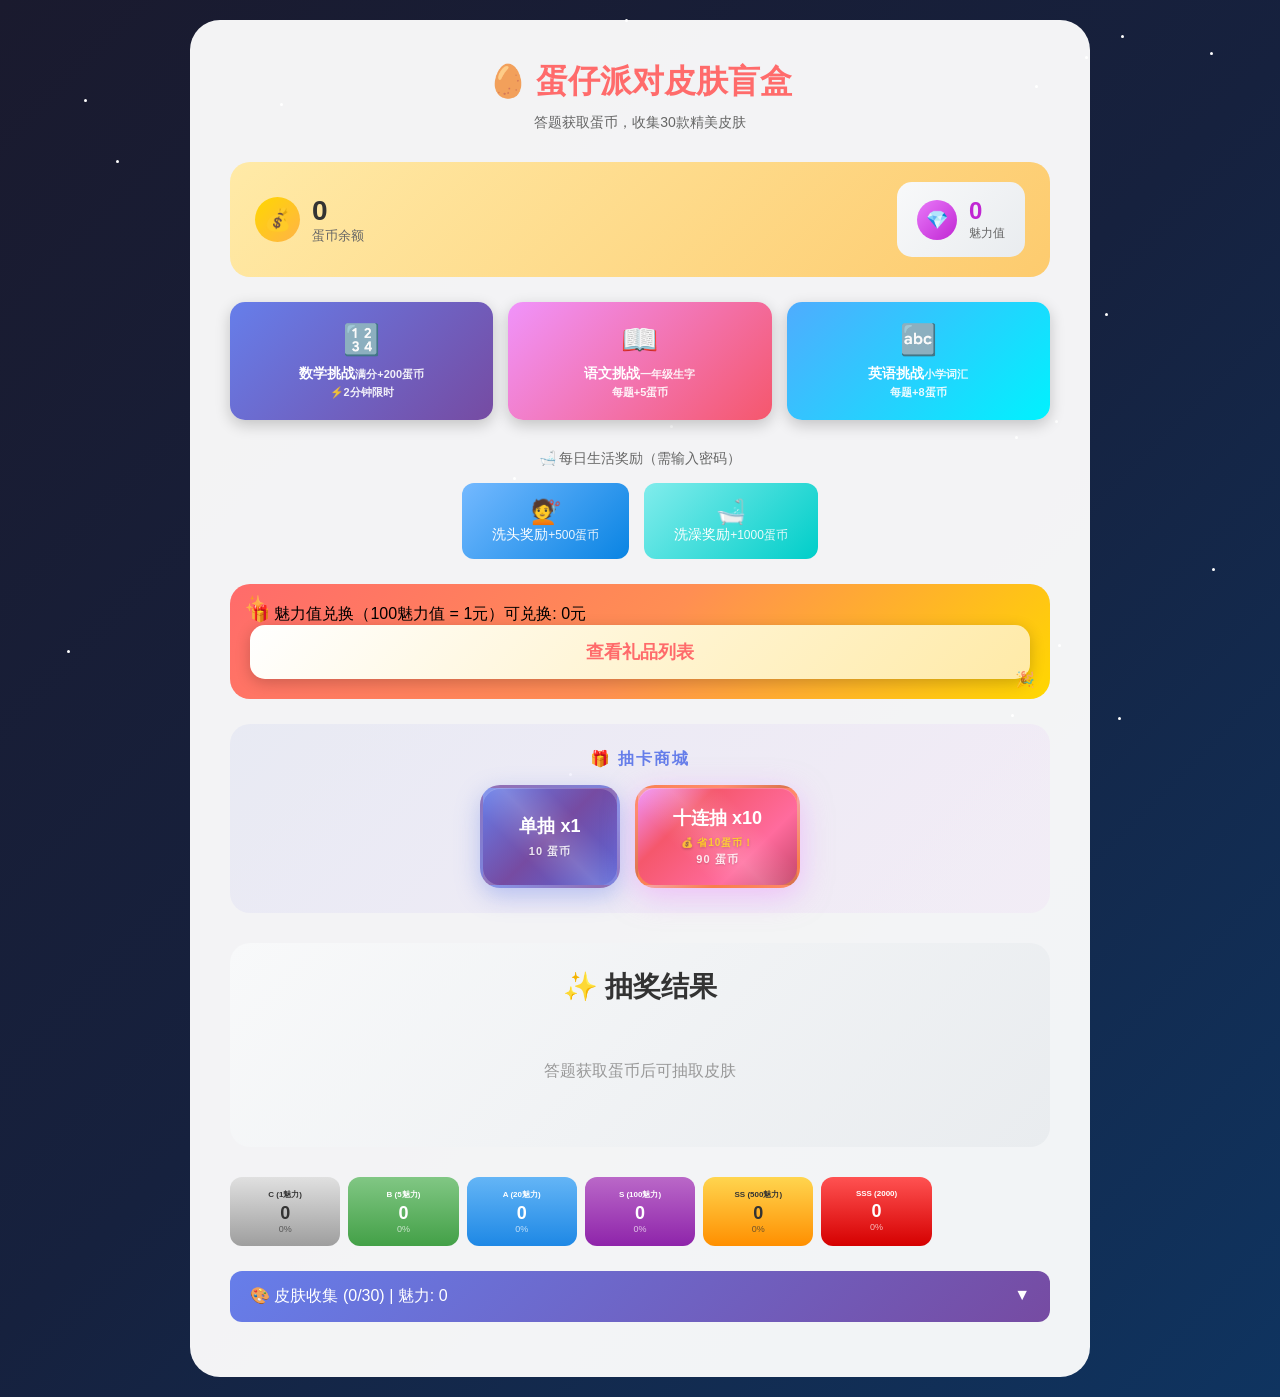
<file: dz.html>
<!DOCTYPE html>
<html lang="zh-CN">
<head>
    <meta charset="UTF-8">
    <meta name="viewport" content="width=device-width, initial-scale=1.0">
    <title>蛋仔派对皮肤盲盒</title>
    <link rel="stylesheet" href="css/style.css">
</head>
<body>
    <div class="stars" id="stars"></div>
    <div class="container">
        <div class="game-title"><h1>🥚 蛋仔派对皮肤盲盒</h1><p>答题获取蛋币，收集30款精美皮肤</p></div>
        <div class="coin-section"><div class="coin-display"><div class="coin-icon">💰</div><div><div class="coin-amount" id="coinAmount">0</div><div class="coin-label">蛋币余额</div></div></div><div class="charm-section"><div class="charm-icon">💎</div><div><div class="charm-amount" id="charmAmount">0</div><div class="charm-label">魅力值</div></div></div></div>
        <div class="quiz-entry">
            <button class="quiz-btn math" onclick="startMathQuiz()"><span class="icon">🔢</span><span>数学挑战</span><span class="reward">满分+200蛋币<br>⚡2分钟限时</span></button>
            <button class="quiz-btn chinese" onclick="startChineseQuiz()"><span class="icon">📖</span><span>语文挑战</span><span class="reward">一年级生字<br>每题+5蛋币</span></button>
            <button class="quiz-btn english" onclick="startEnglishQuiz()"><span class="icon">🔤</span><span>英语挑战</span><span class="reward">小学词汇<br>每题+8蛋币</span></button>
        </div>
        <!-- 蛋币获取按钮 -->
        <div class="bonus-section">
            <div class="bonus-section-title">🛁 每日生活奖励（需输入密码）</div>
            <div class="bonus-buttons">
                <button class="bonus-btn" onclick="claimBonus('hair')"><span class="bonus-icon">💇</span><span class="bonus-label">洗头奖励</span><span class="bonus-reward">+500蛋币</span></button>
                <button class="bonus-btn bath" onclick="claimBonus('bath')"><span class="bonus-icon">🛁</span><span class="bonus-label">洗澡奖励</span><span class="bonus-reward">+1000蛋币</span></button>
            </div>
        </div>
        <!-- 魅力值兑换 -->
        <div class="exchange-section">
            <div class="exchange-section-title">🎁 魅力值兑换（100魅力值 = 1元）<span class="exchange-section-amount">可兑换: <span id="exchangeAmount">0</span>元</span></div>
            <button class="exchange-btn" onclick="showExchangeModal()">查看礼品列表</button>
        </div>
        <div class="draw-section"><div class="draw-buttons"><button class="draw-btn single" onclick="drawSingle()">单抽 x1<span class="price">10 蛋币</span></button><button class="draw-btn ten" onclick="drawTen()">十连抽 x10<span class="price">90 蛋币</span></button></div></div>
        <div class="result-section"><h3 class="result-title">✨ 抽奖结果</h3><div class="result-boxes" id="resultBoxes"><div style="color:#999;padding:40px;">答题获取蛋币后可抽取皮肤</div></div></div>
        <div class="stats-section"><div class="stats-grid">
            <div class="stat-card c"><div class="stat-label">C (1魅力)</div><div class="stat-count" id="cCount">0</div><div class="stat-percent" id="cPercent">0%</div></div>
            <div class="stat-card b"><div class="stat-label">B (5魅力)</div><div class="stat-count" id="bCount">0</div><div class="stat-percent" id="bPercent">0%</div></div>
            <div class="stat-card a"><div class="stat-label">A (20魅力)</div><div class="stat-count" id="aCount">0</div><div class="stat-percent" id="aPercent">0%</div></div>
            <div class="stat-card s"><div class="stat-label">S (100魅力)</div><div class="stat-count" id="sCount">0</div><div class="stat-percent" id="sPercent">0%</div></div>
            <div class="stat-card ss"><div class="stat-label">SS (500魅力)</div><div class="stat-count" id="ssCount">0</div><div class="stat-percent" id="ssPercent">0%</div></div>
            <div class="stat-card sss"><div class="stat-label">SSS (2000)</div><div class="stat-count" id="sssCount">0</div><div class="stat-percent" id="sssPercent">0%</div></div>
        </div></div>
        <div class="section-header" onclick="toggleSection('collectionContent')"><span>🎨 皮肤收集 (<span id="collectedCount">0</span>/30) | 魅力: <span id="charmDisplay">0</span></span><span>▼</span></div>
        <div class="collection-grid" id="collectionContent"></div>
    </div>

    <!-- 数学挑战弹窗 -->
    <div class="quiz-modal" id="mathModal"><div class="quiz-content"><span class="close-btn" onclick="closeMathQuiz()">&times;</span>
        <div class="quiz-header"><h2>🔢 数学挑战</h2><div class="quiz-timer" id="mathTimer">02:00</div><div class="quiz-progress">第 <span id="mathCurrent">1</span>/20 题 | 每题+5蛋币</div></div>
        <div style="text-align:center;"><div class="math-question" id="mathQuestion">5 + 3 = ?</div><input type="number" class="math-input" id="mathInput" placeholder="?" onkeypress="if(event.key==='Enter')submitMathAnswer()"><button class="math-submit" onclick="submitMathAnswer()">提交</button>
        <div class="math-stats"><div><div style="font-size:28px;font-weight:bold;color:#667eea;" id="mathCorrect">0</div><div style="font-size:12px;color:#666;">正确</div></div><div><div style="font-size:28px;font-weight:bold;color:#ff6b6b;" id="mathWrong">0</div><div style="font-size:12px;color:#666;">错误</div></div><div><div style="font-size:28px;font-weight:bold;color:#ffd700;" id="mathEarned">0</div><div style="font-size:12px;color:#666;">已获得</div></div></div></div>
    </div></div>

    <!-- 语文挑战弹窗 -->
    <div class="quiz-modal" id="chineseModal"><div class="quiz-content"><span class="close-btn" onclick="closeChineseQuiz()">&times;</span>
        <div class="quiz-header"><h2>📖 语文挑战</h2><div class="quiz-progress">第 <span id="chineseCurrent">1</span> 题</div></div>
        <div style="text-align:center;"><div style="font-size:20px;color:#666;">请选择正确的拼音</div><div class="chinese-character" id="chineseChar">大</div><div class="pinyin-options" id="pinyinOptions"></div></div>
    </div></div>

    <!-- 英语挑战弹窗 -->
    <div class="quiz-modal" id="englishModal"><div class="quiz-content"><span class="close-btn" onclick="closeEnglishQuiz()">&times;</span>
        <div class="quiz-header"><h2>🔤 英语挑战</h2><div class="quiz-progress">第 <span id="englishCurrent">1</span> 题</div></div>
        <div style="text-align:center;"><div class="english-word" id="englishWord">apple</div><div class="english-meaning" id="englishMeaning">苹果</div><div style="margin:15px 0;"><button class="speak-btn listen-btn" onclick="playWordSound()">🔊 听发音</button></div><button class="speak-btn" id="speakBtn" onclick="startSpeaking()">🎤 开始朗读</button><div class="speech-result" id="speechResult"></div></div>
    </div></div>

    <!-- 密码验证弹窗 -->
    <div class="quiz-modal" id="passwordModal">
        <div class="quiz-content" style="max-width: 350px; text-align: center;">
            <span class="close-btn" onclick="closePasswordModal()">&times;</span>
            <div class="quiz-header"><h2>🔐 密码验证</h2></div>
            <div style="margin: 20px 0;">
                <input type="password" id="passwordInput" placeholder="请输入密码" style="width: 100%; padding: 15px; font-size: 18px; border: 2px solid #667eea; border-radius: 10px; text-align: center;" onkeypress="if(event.key==='Enter')verifyPassword()">
                <button onclick="verifyPassword()" style="margin-top: 15px; padding: 12px 40px; background: linear-gradient(135deg, #667eea, #764ba2); color: white; border: none; border-radius: 10px; font-size: 16px; cursor: pointer;">确认</button>
            </div>
            <div id="passwordError" style="color: #ff6b6b; font-size: 14px; display: none;">密码错误，请重新输入</div>
        </div>
    </div>

    <!-- 魅力值兑换弹窗 -->
    <div class="quiz-modal" id="exchangeModal">
        <div class="quiz-content" style="max-width: 600px;">
            <span class="close-btn" onclick="closeExchangeModal()">&times;</span>
            <div class="quiz-header">
                <h2>🎁 魅力值兑换商城</h2>
                <div style="font-size: 16px; color: #c026d3; margin-top: 10px;">当前魅力值: <span id="exchangeCharm">0</span> | 可兑换: <span id="exchangeYuan">0</span>元</div>
            </div>
            <div id="giftList" style="display: grid; grid-template-columns: repeat(2, 1fr); gap: 15px; margin-top: 20px;"></div>
        </div>
    </div>

    <!-- 兑换确认弹窗 -->
    <div class="quiz-modal" id="confirmExchangeModal">
        <div class="quiz-content" style="max-width: 350px; text-align: center;">
            <span class="close-btn" onclick="closeConfirmExchange()">&times;</span>
            <div class="quiz-header"><h2>⚠️ 确认兑换</h2></div>
            <div style="margin: 20px 0; font-size: 16px; color: #333;">
                <div id="confirmGiftIcon" style="font-size: 50px; margin-bottom: 15px;"></div>
                <div>确定兑换 <strong id="confirmGiftName"></strong> 吗？</div>
                <div style="margin-top: 10px; color: #c026d3;">消耗 <strong id="confirmCharmCost"></strong> 魅力值</div>
            </div>
            <div style="display: flex; gap: 15px; justify-content: center;">
                <button onclick="closeConfirmExchange()" style="padding: 12px 30px; background: #e9ecef; color: #333; border: none; border-radius: 10px; font-size: 16px; cursor: pointer;">取消</button>
                <button onclick="confirmExchange()" style="padding: 12px 30px; background: linear-gradient(135deg, #e879f9, #c026d3); color: white; border: none; border-radius: 10px; font-size: 16px; cursor: pointer;">确认兑换</button>
            </div>
        </div>
    </div>

    <!-- 结果弹窗 -->
    <div class="result-modal" id="resultModal"><div class="result-content"><div class="result-icon" id="resultIcon">🎉</div><div class="result-title" id="resultTitle">完成！</div><div class="result-stats" id="resultStats"></div><div class="result-reward" id="resultReward">+100 蛋币</div><div id="resultBonus" style="display:none;"></div><button class="result-btn" onclick="closeResultModal()">确定</button></div></div>

    <!-- 抽卡动画遮罩 -->
    <div class="draw-overlay" id="drawOverlay"></div>

    <script src="js/game.js"></script>
</body>
</html>
</file>
<file: css/style.css>
/* 蛋仔展示区域 - 突出显示 */
.egg-display-section {
    margin-bottom: 30px;
    padding: 40px 25px;
    background: linear-gradient(135deg, #667eea 0%, #764ba2 50%, #f093fb 100%);
    border-radius: 30px;
    position: relative;
    overflow: hidden;
}
/* SSS+级展示区域 - 华丽尊贵背景 */
.egg-display-section.sssplus-display {
    background: linear-gradient(135deg, #1a0a2e 0%, #3d1a5e 20%, #ff69b4 50%, #ffd700 80%, #fff8dc 100%);
    animation: sssplusSectionGlow 2s ease-in-out infinite;
}
@keyframes sssplusSectionGlow {
    0%, 100% { box-shadow: 0 0 30px rgba(255,215,0,0.3), 0 0 60px rgba(255,105,180,0.2); }
    50% { box-shadow: 0 0 50px rgba(255,215,0,0.5), 0 0 100px rgba(255,105,180,0.4), 0 0 150px rgba(255,215,0,0.3); }
}
/* SSS+级展示区域装饰粒子 */
.egg-display-section.sssplus-display::before {
    content: '👑💎✨🌟🏆💫';
    position: absolute;
    top: 15px;
    left: 20px;
    font-size: 20px;
    letter-spacing: 5px;
    opacity: 0.9;
    animation: sssplusDecorFloat 3s ease-in-out infinite;
}
@keyframes sssplusDecorFloat {
    0%, 100% { transform: translateY(0) rotate(0deg); opacity: 0.9; }
    50% { transform: translateY(-5px) rotate(3deg); opacity: 1; }
}
.egg-display-section.sssplus-display::after {
    content: '🎊🎉👑💎🌟✨';
    position: absolute;
    bottom: 15px;
    right: 20px;
    font-size: 20px;
    letter-spacing: 5px;
    opacity: 0.9;
    animation: sssplusDecorFloat2 3s ease-in-out infinite;
}
@keyframes sssplusDecorFloat2 {
    0%, 100% { transform: translateY(0) rotate(0deg); opacity: 0.9; }
    50% { transform: translateY(-5px) rotate(-3deg); opacity: 1; }
}
.egg-display-section::before {
    content: '✨';
    position: absolute;
    top: 20px;
    left: 25px;
    font-size: 24px;
    opacity: 0.8;
    animation: twinkle 1.5s infinite alternate;
}
.egg-display-section::after {
    content: '🌟';
    position: absolute;
    bottom: 20px;
    right: 25px;
    font-size: 24px;
    opacity: 0.8;
    animation: twinkle 1.8s infinite alternate;
}
.share-btn {
    position: absolute;
    top: 15px;
    right: 15px;
    background: rgba(255,255,255,0.95);
    border: none;
    padding: 8px 15px;
    border-radius: 20px;
    font-size: 14px;
    font-weight: bold;
    color: #667eea;
    cursor: pointer;
    z-index: 10;
    box-shadow: 0 2px 10px rgba(0,0,0,0.15);
    transition: all 0.3s;
}
.share-btn:hover {
    transform: scale(1.05);
    box-shadow: 0 4px 15px rgba(0,0,0,0.2);
}
.share-btn:active {
    transform: scale(0.95);
}
.egg-display-card {
    display: flex;
    flex-direction: column;
    align-items: center;
    justify-content: center;
    padding: 30px 25px;
    background: rgba(255,255,255,0.97);
    border-radius: 25px;
    box-shadow: 0 10px 40px rgba(0,0,0,0.25), 0 0 60px rgba(102,126,234,0.3);
    min-height: 220px;
    position: relative;
}
/* SSS+级展示卡片 - 华丽尊贵 */
.egg-display-card.sssplus-card {
    background: linear-gradient(135deg, rgba(26,10,46,0.98) 0%, rgba(255,105,180,0.15) 30%, rgba(255,215,0,0.15) 70%, rgba(255,255,255,0.98) 100%);
    animation: sssplusCardShine 3s ease-in-out infinite;
    position: relative;
}
.egg-display-card.sssplus-card::before {
    content: '';
    position: absolute;
    inset: 0;
    border-radius: 25px;
    background: linear-gradient(45deg, transparent 40%, rgba(255,215,0,0.2) 50%, transparent 60%);
    animation: sssplusCardShineMove 4s linear infinite;
    pointer-events: none;
}
@keyframes sssplusCardShineMove {
    0% { transform: translateX(-100%) rotate(45deg); }
    100% { transform: translateX(200%) rotate(45deg); }
}
@keyframes sssplusCardShine {
    0%, 100% { box-shadow: 0 10px 40px rgba(0,0,0,0.25), 0 0 60px rgba(255,215,0,0.3), 0 0 100px rgba(255,105,180,0.2); }
    50% { box-shadow: 0 15px 50px rgba(0,0,0,0.3), 0 0 80px rgba(255,215,0,0.5), 0 0 150px rgba(255,105,180,0.4), 0 0 200px rgba(255,215,0,0.3); }
}
/* SSS+级展示卡片粒子装饰 */
.egg-display-card.sssplus-card::after {
    content: '✨ 💎 ✨';
    position: absolute;
    bottom: 10px;
    left: 50%;
    transform: translateX(-50%);
    font-size: 16px;
    letter-spacing: 10px;
    opacity: 0.7;
    animation: sssplusParticleFloat 2s ease-in-out infinite;
}
@keyframes sssplusParticleFloat {
    0%, 100% { transform: translateX(-50%) translateY(0); opacity: 0.7; }
    50% { transform: translateX(-50%) translateY(-5px); opacity: 1; }
}
/* SSS+级展示区域动态粒子 */
.egg-display-section.sssplus-display .sssplus-float-particle {
    position: absolute;
    font-size: 24px;
    pointer-events: none;
    animation: sssplusParticleAround 6s linear infinite;
    opacity: 0.6;
}
@keyframes sssplusParticleAround {
    0% { transform: rotate(0deg) translateX(50px) rotate(0deg); opacity: 0.6; }
    25% { transform: rotate(90deg) translateX(50px) rotate(-90deg); opacity: 0.8; }
    50% { transform: rotate(180deg) translateX(50px) rotate(-180deg); opacity: 0.6; }
    75% { transform: rotate(270deg) translateX(50px) rotate(-270deg); opacity: 0.8; }
    100% { transform: rotate(360deg) translateX(50px) rotate(-360deg); opacity: 0.6; }
}
.egg-display-rarity {
    position: absolute;
    top: 15px;
    left: 15px;
    font-size: 14px;
    padding: 4px 12px;
    border-radius: 8px;
    font-weight: bold;
    z-index: 10;
}
.egg-visual {
    position: relative;
    width: 140px;
    height: 140px;
    margin-top: 10px;
    margin-bottom: 20px;
    background: radial-gradient(circle at 50% 50%, rgba(255,215,0,0.2) 0%, rgba(255,215,0,0.1) 40%, transparent 70%);
    border-radius: 50%;
}
/* 皇冠图标 - SSS+级专属 */
.egg-crown {
    position: absolute;
    top: -5px;
    left: 50%;
    transform: translateX(-50%);
    font-size: 30px;
    opacity: 0;
    z-index: 5;
    transition: all 0.3s;
}
.egg-crown.active {
    opacity: 1;
    animation: crownFloatAnim 1.5s ease-in-out infinite;
    filter: drop-shadow(0 0 15px rgba(255,215,0,0.8)) drop-shadow(0 0 5px rgba(255,105,180,0.5));
}
@keyframes crownFloatAnim {
    0%, 100% { transform: translateX(-50%) translateY(0) rotate(0deg) scale(1); }
    25% { transform: translateX(-50%) translateY(-5px) rotate(3deg) scale(1.1); }
    50% { transform: translateX(-50%) translateY(-8px) rotate(-2deg) scale(1.15); }
    75% { transform: translateX(-50%) translateY(-3px) rotate(2deg) scale(1.05); }
}
/* SSS+级蛋仔视觉区域 - 华丽光环 */
.egg-visual.sssplus-visual {
    background: radial-gradient(circle at 50% 50%, rgba(255,215,0,0.4) 0%, rgba(255,105,180,0.3) 30%, rgba(26,10,46,0.2) 60%, transparent 80%);
    animation: sssplusVisualGlow 1s ease-in-out infinite alternate;
    box-shadow: 0 0 40px rgba(255,215,0,0.5), 0 0 80px rgba(255,105,180,0.3);
}
@keyframes sssplusVisualGlow {
    0% { transform: scale(1); box-shadow: 0 0 40px rgba(255,215,0,0.5), 0 0 80px rgba(255,105,180,0.3); }
    50% { transform: scale(1.05); box-shadow: 0 0 60px rgba(255,215,0,0.7), 0 0 100px rgba(255,105,180,0.5), 0 0 120px rgba(255,215,0,0.4); }
    100% { transform: scale(1); box-shadow: 0 0 50px rgba(255,215,0,0.6), 0 0 90px rgba(255,105,180,0.4); }
}
/* SSS+级旋转光环装饰 */
.egg-visual.sssplus-visual::before {
    content: '';
    position: absolute;
    inset: -15px;
    border-radius: 50%;
    border: 4px solid transparent;
    border-top-color: #ffd700;
    border-right-color: #ff69b4;
    animation: sssplusHaloRotate 3s linear infinite;
    box-shadow: 0 0 20px rgba(255,215,0,0.3);
}
@keyframes sssplusHaloRotate {
    0% { transform: rotate(0deg); }
    100% { transform: rotate(360deg); }
}
.egg-visual.sssplus-visual::after {
    content: '';
    position: absolute;
    inset: -25px;
    border-radius: 50%;
    border: 3px solid transparent;
    border-bottom-color: #ff69b4;
    border-left-color: #ffd700;
    animation: sssplusHaloRotate2 2s linear infinite reverse;
    box-shadow: 0 0 15px rgba(255,105,180,0.3);
}
@keyframes sssplusHaloRotate2 {
    0% { transform: rotate(0deg); }
    100% { transform: rotate(360deg); }
}
.egg-base {
    font-size: 110px;
    position: absolute;
    top: 50%;
    left: 50%;
    transform: translate(-50%, -50%);
    animation: eggBounce 2s infinite;
    filter: drop-shadow(0 8px 15px rgba(0,0,0,0.2));
}
/* SSS+级蛋仔基础 - 华丽光效 */
.egg-base.sssplus-base {
    animation: sssplusEggBounce 2s infinite, sssplusEggGlow 1.5s ease-in-out infinite alternate;
    filter: drop-shadow(0 0 20px rgba(255,215,0,0.6)) drop-shadow(0 8px 15px rgba(0,0,0,0.2));
}
@keyframes sssplusEggBounce {
    0%, 100% { transform: translate(-50%, -50%) scale(1); }
    25% { transform: translate(-50%, calc(-50% - 15px)) scale(1.1); }
    50% { transform: translate(-50%, calc(-50% - 20px)) scale(1.15); }
    75% { transform: translate(-50%, calc(-50% - 10px)) scale(1.08); }
}
@keyframes sssplusEggGlow {
    0% { filter: drop-shadow(0 0 20px rgba(255,215,0,0.6)) drop-shadow(0 8px 15px rgba(0,0,0,0.2)); }
    50% { filter: drop-shadow(0 0 40px rgba(255,215,0,1)) drop-shadow(0 0 20px rgba(255,105,180,0.5)) drop-shadow(0 8px 15px rgba(0,0,0,0.2)); }
    100% { filter: drop-shadow(0 0 30px rgba(255,215,0,0.8)) drop-shadow(0 0 15px rgba(255,105,180,0.4)) drop-shadow(0 8px 15px rgba(0,0,0,0.2)); }
}
.egg-skin-overlay {
    position: absolute;
    top: 50%;
    left: 50%;
    transform: translate(-50%, -50%);
    font-size: 70px;
    opacity: 0;
    transition: all 0.3s;
    filter: drop-shadow(0 4px 10px rgba(0,0,0,0.15));
}
.egg-skin-overlay.active {
    opacity: 1;
    animation: skinFloat 2s infinite;
}
/* SSS+级皮肤叠加 - 华丽动态 */
.egg-skin-overlay.active.sssplus-overlay {
    animation: sssplusSkinFloat 2s infinite, sssplusSkinGlow 1s ease-in-out infinite alternate;
    font-size: 55px;
    filter: drop-shadow(0 0 30px rgba(255,215,0,0.8)) drop-shadow(0 0 15px rgba(255,105,180,0.5)) drop-shadow(0 4px 10px rgba(0,0,0,0.15));
}
@keyframes sssplusSkinFloat {
    0%, 100% { transform: translate(-50%, -50%) scale(1) rotate(0deg); }
    25% { transform: translate(-50%, calc(-50% - 6px)) scale(1.05) rotate(3deg); }
    50% { transform: translate(-50%, calc(-50% - 10px)) scale(1.08) rotate(-2deg); }
    75% { transform: translate(-50%, calc(-50% - 5px)) scale(1.03) rotate(1deg); }
}
@keyframes sssplusSkinGlow {
    0% { filter: drop-shadow(0 0 25px rgba(255,215,0,0.7)) drop-shadow(0 0 12px rgba(255,105,180,0.5)) drop-shadow(0 4px 10px rgba(0,0,0,0.15)); opacity: 1; }
    50% { filter: drop-shadow(0 0 35px rgba(255,215,0,0.9)) drop-shadow(0 0 20px rgba(255,105,180,0.6)) drop-shadow(0 4px 10px rgba(0,0,0,0.15)); opacity: 0.95; }
    100% { filter: drop-shadow(0 0 30px rgba(255,215,0,0.8)) drop-shadow(0 0 15px rgba(255,105,180,0.55)) drop-shadow(0 4px 10px rgba(0,0,0,0.15)); opacity: 1; }
}
@keyframes eggBounce {
    0%, 100% { transform: translate(-50%, -50%) scale(1); }
    50% { transform: translate(-50%, calc(-50% - 12px)) scale(1.05); }
}
@keyframes skinFloat {
    0%, 100% { transform: translate(-50%, -50%) scale(1); }
    50% { transform: translate(-50%, calc(-50% - 5px)) scale(1.05); }
}
.egg-display-name {
    font-size: 22px;
    font-weight: bold;
    color: var(--text-dark);
    margin-bottom: 8px;
}
/* SSS+级展示名称 - 华丽尊贵 */
.egg-display-name.sssplus-name {
    font-size: 26px;
    color: #ffd700;
    text-shadow: 0 0 10px rgba(255,215,0,0.5), 0 0 20px rgba(255,105,180,0.3), 2px 2px 4px rgba(0,0,0,0.3);
    animation: sssplusNameGlow 1.5s ease-in-out infinite alternate;
}
@keyframes sssplusNameGlow {
    0% { text-shadow: 0 0 10px rgba(255,215,0,0.5), 0 0 20px rgba(255,105,180,0.3), 2px 2px 4px rgba(0,0,0,0.3); }
    100% { text-shadow: 0 0 20px rgba(255,215,0,1), 0 0 40px rgba(255,105,180,0.6), 0 0 60px rgba(255,215,0,0.4), 2px 2px 4px rgba(0,0,0,0.3); }
}
.egg-display-rarity.c { background: linear-gradient(180deg, var(--rarity-c-start), var(--rarity-c-end)); color: var(--text-dark); }
.egg-display-rarity.b { background: linear-gradient(180deg, var(--rarity-b-start), var(--rarity-b-end)); color: white; }
.egg-display-rarity.a { background: linear-gradient(180deg, var(--rarity-a-start), var(--rarity-a-end)); color: white; }
.egg-display-rarity.s { background: linear-gradient(180deg, var(--rarity-s-start), var(--rarity-s-end)); color: white; }
.egg-display-rarity.ss { background: linear-gradient(180deg, var(--rarity-ss-start), var(--rarity-ss-end)); color: var(--text-dark); animation: goldGlow 1s infinite alternate; }
.egg-display-rarity.sss { background: linear-gradient(180deg, var(--rarity-sss-start), var(--rarity-sss-mid)); color: white; animation: sssGlow 0.5s infinite alternate; }
.egg-display-rarity.sssplus { background: linear-gradient(180deg, #1a0a2e 0%, #ff69b4 40%, #ffd700 100%); color: white; animation: sssplusRarityGlow 0.6s infinite alternate; box-shadow: 0 0 15px rgba(255,215,0,0.5); }
@keyframes sssplusRarityGlow { from { box-shadow: 0 0 15px rgba(255,215,0,0.5), 0 0 30px rgba(255,105,180,0.3); } to { box-shadow: 0 0 25px rgba(255,215,0,0.8), 0 0 50px rgba(255,105,180,0.5); } }
.egg-display-hint {
    font-size: 12px;
    color: #999;
    margin-top: 5px;
}
.egg-display-qrcode {
    display: flex;
    flex-direction: column;
    align-items: center;
    margin-top: 15px;
    padding-top: 12px;
    border-top: 1px dashed #ddd;
}
.egg-display-qrcode #shareQrcode {
    padding: 8px;
    background: white;
    border-radius: 8px;
    box-shadow: 0 2px 8px rgba(0,0,0,0.1);
}
.egg-display-qrcode #shareQrcode table {
    margin: 0 !important;
}
.egg-display-qrcode .qrcode-tip {
    font-size: 11px;
    color: #888;
    margin-top: 6px;
}
.egg-display-card.rarity-c { border: 3px solid #9e9e9e; }
.egg-display-card.rarity-b { border: 3px solid #43a047; }
.egg-display-card.rarity-a { border: 3px solid #1e88e5; }
.egg-display-card.rarity-s { border: 3px solid #8e24aa; }
.egg-display-card.rarity-ss { border: 3px solid #ff8f00; animation: goldGlow 1s infinite alternate; }
.egg-display-card.rarity-sss { border: 3px solid #ff5252; animation: sssGlow 0.5s infinite alternate; }
.egg-display-card.rarity-sssplus { border: 4px solid #ffd700; animation: sssplusCardGlow 1s infinite alternate; background: linear-gradient(135deg, rgba(26,10,46,0.95) 0%, rgba(255,105,180,0.1) 50%, rgba(255,215,0,0.1) 100%); }
@keyframes sssplusCardGlow {
    0% { box-shadow: 0 0 30px rgba(255,215,0,0.5), 0 0 60px rgba(255,105,180,0.3), inset 0 0 20px rgba(255,215,0,0.1); }
    100% { box-shadow: 0 0 50px rgba(255,215,0,0.8), 0 0 100px rgba(255,105,180,0.5), inset 0 0 30px rgba(255,215,0,0.2); }
}

/* 基础样式 */
* { margin: 0; padding: 0; box-sizing: border-box; }

/* 微信浏览器兼容性优化 */
html, body {
    -webkit-tap-highlight-color: transparent;
    -webkit-touch-callout: none;
    -webkit-user-select: none;
    user-select: none;
}
button, .quiz-btn, .draw-btn, .bonus-btn, .mode-btn, .achievement-btn, .difficulty-btn, .survival-option, .adventure-option {
    touch-action: manipulation;
    -webkit-tap-highlight-color: transparent;
}
input, textarea {
    -webkit-user-select: text;
    user-select: text;
}

/* CSS 变量 - 统一管理颜色 */
:root {
    --rarity-c-start: #e0e0e0;
    --rarity-c-end: #9e9e9e;
    --rarity-b-start: #81c784;
    --rarity-b-end: #43a047;
    --rarity-a-start: #64b5f6;
    --rarity-a-end: #1e88e5;
    --rarity-s-start: #ba68c8;
    --rarity-s-end: #8e24aa;
    --rarity-ss-start: #ffd54f;
    --rarity-ss-end: #ff8f00;
    --rarity-sss-start: #ff5252;
    --rarity-sss-mid: #d50000;
    --rarity-sss-end: #ffd700;
    --rarity-sssplus-start: #1a0a2e;
    --rarity-sssplus-mid: #ff69b4;
    --rarity-sssplus-end: #ffd700;
    --primary-purple: #667eea;
    --primary-purple-dark: #764ba2;
    --primary-pink: #f093fb;
    --primary-pink-dark: #f5576c;
    --primary-blue: #4facfe;
    --primary-blue-dark: #00f2fe;
    --text-dark: #333;
    --text-gray: #666;
    --bg-light: #f8f9fa;
    --bg-gray: #e9ecef;
    --danger: #ff6b6b;
    --success: #56ab91;
    --gold: #ffd700;
}

body { font-family: 'Microsoft YaHei', sans-serif; background: linear-gradient(135deg, #1a1a2e 0%, #16213e 50%, #0f3460 100%); min-height: 100vh; padding: 20px; overflow-x: hidden; }
.stars { position: fixed; inset: 0; pointer-events: none; z-index: 0; }
.star { position: absolute; width: 3px; height: 3px; background: white; border-radius: 50%; animation: twinkle 2s infinite alternate; }
@keyframes twinkle { 0% { opacity: 0.2; } 100% { opacity: 1; } }
.container { max-width: 900px; margin: 0 auto; background: rgba(255,255,255,0.95); border-radius: 30px; padding: 40px; position: relative; z-index: 1; }
.game-title { text-align: center; margin-bottom: 30px; }
.game-title h1 { font-size: 32px; color: var(--danger); }
.game-title p { color: var(--text-gray); font-size: 14px; margin-top: 10px; }
.coin-section { display: flex; justify-content: space-between; align-items: center; padding: 20px 25px; background: linear-gradient(135deg, #ffeaa7 0%, #fdcb6e 100%); border-radius: 20px; margin-bottom: 25px; }
.coin-display { display: flex; align-items: center; gap: 12px; }
.coin-icon { width: 45px; height: 45px; background: linear-gradient(135deg, var(--gold), #ffb347); border-radius: 50%; display: flex; align-items: center; justify-content: center; font-size: 22px; animation: bounce 1s infinite; }
@keyframes bounce { 0%,100% { transform: translateY(0); } 50% { transform: translateY(-5px); } }
.coin-amount { font-size: 28px; font-weight: bold; color: var(--text-dark); }
.coin-label { font-size: 13px; color: var(--text-gray); }
.charm-section { display: flex; align-items: center; gap: 12px; padding: 15px 20px; background: linear-gradient(135deg, var(--bg-light), var(--bg-gray)); border-radius: 15px; }
.charm-icon { width: 40px; height: 40px; background: linear-gradient(135deg, #e879f9, #c026d3); border-radius: 50%; display: flex; align-items: center; justify-content: center; font-size: 18px; animation: charmPulse 2s infinite; }
@keyframes charmPulse { 0%, 100% { transform: scale(1); box-shadow: 0 0 10px rgba(192,38,211,0.3); } 50% { transform: scale(1.1); box-shadow: 0 0 20px rgba(192,38,211,0.6); } }
.charm-amount { font-size: 24px; font-weight: bold; color: #c026d3; }
.charm-label { font-size: 12px; color: var(--text-gray); }
.quiz-entry { display: grid; grid-template-columns: repeat(3, 1fr); gap: 15px; margin-bottom: 30px; }
.quiz-btn { padding: 20px; border: none; border-radius: 15px; font-size: 14px; font-weight: bold; cursor: pointer; transition: all 0.3s; text-align: center; box-shadow: 0 5px 15px rgba(0,0,0,0.2); }
.quiz-btn:hover { transform: translateY(-3px); }
.quiz-btn.math { background: linear-gradient(135deg, var(--primary-purple), var(--primary-purple-dark)); color: white; }
.quiz-btn.chinese { background: linear-gradient(135deg, var(--primary-pink), var(--primary-pink-dark)); color: white; }
.quiz-btn.english { background: linear-gradient(135deg, var(--primary-blue), var(--primary-blue-dark)); color: white; }
.quiz-btn .icon { font-size: 30px; display: block; margin-bottom: 8px; }
.quiz-btn .reward { font-size: 11px; opacity: 0.9; margin-top: 5px; }
/* ===== 抽卡按钮 - 核心转化入口 ===== */
.draw-section {
    text-align: center;
    margin-bottom: 30px;
    padding: 25px 20px;
    background: linear-gradient(135deg, rgba(102,126,234,0.08) 0%, rgba(240,147,251,0.08) 100%);
    border-radius: 20px;
    position: relative;
}
.draw-section::before {
    content: '🎁 抽卡商城';
    display: block;
    font-size: 16px;
    font-weight: bold;
    color: #667eea;
    margin-bottom: 15px;
    letter-spacing: 2px;
}
.draw-buttons {
    display: flex;
    gap: 15px;
    justify-content: center;
}
.draw-btn {
    position: relative;
    padding: 18px 35px;
    border: 3px solid transparent;
    border-radius: 20px;
    font-size: 18px;
    font-weight: bold;
    cursor: pointer;
    transition: all 0.4s cubic-bezier(0.175, 0.885, 0.32, 1.275);
    overflow: hidden;
    min-width: 140px;
}
/* 按钮内光晕 */
.draw-btn::before {
    content: '';
    position: absolute;
    top: 50%;
    left: 50%;
    width: 120%;
    height: 120%;
    background: radial-gradient(circle, rgba(255,255,255,0.3) 0%, transparent 60%);
    transform: translate(-50%, -50%);
    opacity: 0;
    transition: opacity 0.3s;
}
.draw-btn:hover:not(:disabled)::before {
    opacity: 1;
}
/* 流光动画 */
.draw-btn::after {
    content: '';
    position: absolute;
    top: -50%;
    left: -50%;
    width: 200%;
    height: 200%;
    background: linear-gradient(45deg, transparent 40%, rgba(255,255,255,0.15) 50%, transparent 60%);
    animation: btnShine 3s infinite linear;
    pointer-events: none;
}
@keyframes btnShine {
    0% { transform: translateX(-100%) rotate(45deg); }
    100% { transform: translateX(100%) rotate(45deg); }
}
.draw-btn:hover:not(:disabled) {
    transform: translateY(-5px) scale(1.02);
    box-shadow: 0 15px 40px rgba(0,0,0,0.25);
}
.draw-btn:active:not(:disabled) {
    transform: translateY(-2px) scale(0.98);
}
.draw-btn:disabled {
    opacity: 0.5;
    cursor: not-allowed;
    filter: grayscale(30%);
}
/* 单抽按钮 */
.draw-btn.single {
    background: linear-gradient(135deg, #667eea 0%, #764ba2 50%, #5a67d8 100%);
    color: white;
    box-shadow: 0 8px 25px rgba(102,126,234,0.4), inset 0 1px 0 rgba(255,255,255,0.2);
    border-color: rgba(255,255,255,0.2);
}
.draw-btn.single:hover:not(:disabled) {
    box-shadow: 0 15px 40px rgba(102,126,234,0.5), inset 0 1px 0 rgba(255,255,255,0.3);
    border-color: rgba(255,255,255,0.4);
}
/* 十连抽按钮 - 更显眼 */
.draw-btn.ten {
    background: linear-gradient(135deg, #f093fb 0%, #f5576c 30%, #ff6b9d 70%, #c44569 100%);
    color: white;
    box-shadow: 0 8px 30px rgba(240,147,251,0.5), inset 0 1px 0 rgba(255,255,255,0.2);
    border-color: rgba(255,215,0,0.3);
    animation: tenBtnPulse 2s infinite ease-in-out;
    min-width: 160px;
}
@keyframes tenBtnPulse {
    0%, 100% { box-shadow: 0 8px 30px rgba(240,147,251,0.5), inset 0 1px 0 rgba(255,255,255,0.2); }
    50% { box-shadow: 0 12px 40px rgba(240,147,251,0.6), inset 0 1px 0 rgba(255,255,255,0.3), 0 0 20px rgba(255,215,0,0.3); }
}
.draw-btn.ten:hover:not(:disabled) {
    box-shadow: 0 20px 50px rgba(240,147,251,0.6), inset 0 1px 0 rgba(255,255,255,0.4), 0 0 30px rgba(255,215,0,0.4);
    border-color: rgba(255,215,0,0.6);
    animation: none;
}
/* 抽卡按钮内图标 */
.draw-btn-icon {
    font-size: 22px;
    margin-right: 8px;
    vertical-align: middle;
    display: inline-block;
    animation: iconBounce 1.5s infinite ease-in-out;
}
@keyframes iconBounce {
    0%, 100% { transform: translateY(0); }
    50% { transform: translateY(-3px); }
}
/* 抽卡按钮文字 */
.draw-btn-text {
    display: inline-block;
    vertical-align: middle;
}
.draw-btn .price {
    font-size: 11px;
    opacity: 0.85;
    display: block;
    margin-top: 6px;
    letter-spacing: 1px;
    text-shadow: 0 1px 2px rgba(0,0,0,0.2);
}
/* 十连抽优惠标签 */
.draw-btn.ten .price::before {
    content: '💰 省10蛋币！';
    display: block;
    font-size: 10px;
    color: #ffd700;
    margin-bottom: 2px;
    font-weight: bold;
    text-shadow: 0 1px 3px rgba(0,0,0,0.3);
}
.result-section { margin-bottom: 30px; padding: 25px; background: linear-gradient(135deg, var(--bg-light), var(--bg-gray)); border-radius: 20px; min-height: 200px; }
.result-title { font-size: 18px; color: var(--text-dark); margin-bottom: 15px; text-align: center; }
.result-boxes { display: flex; gap: 15px; flex-wrap: wrap; justify-content: center; }

/* 卡牌样式 */
.box-card { width: 130px; height: 180px; perspective: 1000px; }
.box-inner { position: relative; width: 100%; height: 100%; transition: transform 0.6s ease-out; transform-style: preserve-3d; }
.box-card.opened .box-inner { transform: rotateY(180deg); }
.box-front, .box-back { position: absolute; width: 100%; height: 100%; backface-visibility: hidden; border-radius: 12px; overflow: hidden; }
.box-front { background: linear-gradient(135deg, var(--primary-purple), var(--primary-purple-dark)); display: flex; align-items: center; justify-content: center; }
.box-front::before { content: '?'; font-size: 80px; color: rgba(255,255,255,0.3); font-weight: bold; }
.box-front::after { content: ''; position: absolute; inset: 8px; border: 2px solid rgba(255,255,255,0.3); border-radius: 8px; }
.box-back { transform: rotateY(180deg); position: relative; }

/* 稀有度样式 - 使用 CSS 变量 */
.rarity-c { background: linear-gradient(180deg, var(--rarity-c-start), var(--rarity-c-end)); }
.rarity-b { background: linear-gradient(180deg, var(--rarity-b-start), var(--rarity-b-end)); }
.rarity-a { background: linear-gradient(180deg, var(--rarity-a-start), var(--rarity-a-end)); }
.rarity-s { background: linear-gradient(180deg, var(--rarity-s-start), var(--rarity-s-end)); }
.rarity-ss { background: linear-gradient(180deg, var(--rarity-ss-start), var(--rarity-ss-end)); animation: goldGlow 1s infinite alternate; }
.rarity-sss { background: linear-gradient(180deg, var(--rarity-sss-start), var(--rarity-sss-mid) 50%, var(--rarity-sss-end)); animation: sssGlow 0.5s infinite alternate; }
.rarity-sssplus { background: linear-gradient(180deg, #1a0a2e 0%, #ff69b4 40%, #ffd700 100%); animation: sssplusRoyalGlow 0.8s infinite alternate; }
@keyframes goldGlow { from { box-shadow: 0 0 15px rgba(255,215,0,0.5); } to { box-shadow: 0 0 30px rgba(255,215,0,1); } }
@keyframes sssGlow { from { box-shadow: 0 0 20px rgba(255,82,82,0.5); } to { box-shadow: 0 0 40px rgba(255,215,0,1); } }
@keyframes sssplusRoyalGlow { from { box-shadow: 0 0 25px rgba(255,215,0,0.6), 0 0 50px rgba(255,105,180,0.4), 0 0 75px rgba(26,10,46,0.3); } to { box-shadow: 0 0 40px rgba(255,215,0,1), 0 0 80px rgba(255,105,180,0.6), 0 0 100px rgba(255,215,0,0.8); } }
.skin-fallback { width: 100%; height: 100%; display: flex; align-items: center; justify-content: center; font-size: 60px; position: relative; z-index: 2; }
/* SSS级icon动态效果 */
.rarity-sss .skin-fallback {
    animation: sssIconPulse 1.2s ease-in-out infinite, sssIconGlow 1.5s ease-in-out infinite alternate;
    filter: drop-shadow(0 0 20px rgba(255,215,0,0.9)) drop-shadow(0 0 10px rgba(255,82,82,0.6));
}
@keyframes sssIconPulse {
    0%, 100% { transform: scale(1) rotate(0deg); }
    25% { transform: scale(1.1) rotate(3deg); }
    50% { transform: scale(1.15) rotate(-2deg); }
    75% { transform: scale(1.08) rotate(2deg); }
}
@keyframes sssIconGlow {
    0% { filter: drop-shadow(0 0 15px rgba(255,215,0,0.7)) drop-shadow(0 0 8px rgba(255,82,82,0.4)); opacity: 1; }
    100% { filter: drop-shadow(0 0 25px rgba(255,215,0,1)) drop-shadow(0 0 15px rgba(255,82,82,0.8)); opacity: 0.95; }
}
/* SSS+级icon动态效果 - 华丽尊贵 */
.rarity-sssplus .skin-fallback {
    animation: sssplusIconRoyal 2s ease-in-out infinite, sssplusIconDiamond 1.5s ease-in-out infinite alternate;
    filter: drop-shadow(0 0 30px rgba(255,215,0,1)) drop-shadow(0 0 20px rgba(255,105,180,0.8)) drop-shadow(0 0 10px rgba(255,255,255,0.6));
}
@keyframes sssplusIconRoyal {
    0% { transform: scale(1) rotate(0deg) translateY(0); }
    10% { transform: scale(1.08) rotate(5deg) translateY(-3px); }
    20% { transform: scale(1.12) rotate(-3deg) translateY(-5px); }
    30% { transform: scale(1.15) rotate(2deg) translateY(-4px); }
    40% { transform: scale(1.18) rotate(-2deg) translateY(-6px); }
    50% { transform: scale(1.2) rotate(0deg) translateY(-8px); }
    60% { transform: scale(1.18) rotate(3deg) translateY(-6px); }
    70% { transform: scale(1.15) rotate(-2deg) translateY(-5px); }
    80% { transform: scale(1.12) rotate(2deg) translateY(-3px); }
    90% { transform: scale(1.08) rotate(-3deg) translateY(-2px); }
    100% { transform: scale(1) rotate(0deg) translateY(0); }
}
@keyframes sssplusIconDiamond {
    0% { filter: drop-shadow(0 0 25px rgba(255,215,0,0.8)) drop-shadow(0 0 15px rgba(255,105,180,0.5)) drop-shadow(0 0 8px rgba(255,255,255,0.3)); opacity: 1; }
    33% { filter: drop-shadow(0 0 35px rgba(255,215,0,1)) drop-shadow(0 0 25px rgba(255,105,180,0.7)) drop-shadow(0 0 15px rgba(255,255,255,0.5)); opacity: 0.98; }
    66% { filter: drop-shadow(0 0 30px rgba(255,215,0,0.9)) drop-shadow(0 0 20px rgba(255,105,180,0.6)) drop-shadow(0 0 12px rgba(255,255,255,0.4)); opacity: 1; }
    100% { filter: drop-shadow(0 0 40px rgba(255,215,0,1)) drop-shadow(0 0 30px rgba(255,105,180,0.9)) drop-shadow(0 0 20px rgba(255,255,255,0.7)); opacity: 0.96; }
}
/* 最新获得SSS级icon动态 - 纯发光高亮 */
.latest-item.sss { animation: sssLatestGlow 1.5s ease-in-out infinite; }
@keyframes sssLatestGlow {
    0%, 100% { box-shadow: 0 0 12px rgba(255,215,0,0.6), 0 0 25px rgba(255,82,82,0.4); }
    50% { box-shadow: 0 0 20px rgba(255,215,0,1), 0 0 40px rgba(255,82,82,0.8), 0 0 50px rgba(255,215,0,0.5); }
}
.rarity-badge { position: absolute; top: 8px; left: 8px; padding: 3px 10px; font-size: 11px; font-weight: bold; border-radius: 6px; z-index: 10; }
.rarity-badge.c { background: rgba(255,255,255,0.9); color: #616161; }
.rarity-badge.b { background: rgba(255,255,255,0.9); color: #2e7d32; }
.rarity-badge.a { background: rgba(255,255,255,0.9); color: #1565c0; }
.rarity-badge.s { background: rgba(255,255,255,0.9); color: #7b1fa2; }
.rarity-badge.ss { background: #ff6f00; color: white; }
.rarity-badge.sss { background: linear-gradient(90deg, var(--rarity-sss-start), var(--rarity-sss-end)); color: white; animation: badgeGlow 1s infinite alternate; }
.rarity-badge.sssplus { background: linear-gradient(90deg, #1a0a2e 0%, #ff69b4 50%, #ffd700 100%); color: white; animation: sssplusBadgeGlow 0.8s infinite alternate; box-shadow: 0 0 10px rgba(255,215,0,0.5); }
@keyframes sssplusBadgeGlow { from { box-shadow: 0 0 10px rgba(255,215,0,0.5); } to { box-shadow: 0 0 20px rgba(255,215,0,0.8), 0 0 30px rgba(255,105,180,0.4); } }
@keyframes badgeGlow { from { box-shadow: 0 0 5px var(--gold); } to { box-shadow: 0 0 15px var(--gold); } }
.skin-name-bottom { position: absolute; bottom: 0; left: 0; right: 0; padding: 25px 8px 8px; background: linear-gradient(to top, rgba(0,0,0,0.8), transparent); color: white; font-size: 11px; font-weight: bold; text-align: center; }

/* 统计和收集 */
.stats-section { margin-bottom: 25px; }
.stats-grid { display: grid; grid-template-columns: repeat(7, 1fr); gap: 8px; }
.stat-card { padding: 12px 5px; border-radius: 12px; text-align: center; }
.stat-card.c { background: linear-gradient(180deg, var(--rarity-c-start), var(--rarity-c-end)); color: var(--text-dark); }
.stat-card.b { background: linear-gradient(180deg, var(--rarity-b-start), var(--rarity-b-end)); color: white; }
.stat-card.a { background: linear-gradient(180deg, var(--rarity-a-start), var(--rarity-a-end)); color: white; }
.stat-card.s { background: linear-gradient(180deg, var(--rarity-s-start), var(--rarity-s-end)); color: white; }
.stat-card.ss { background: linear-gradient(180deg, var(--rarity-ss-start), var(--rarity-ss-end)); color: var(--text-dark); }
.stat-card.sss { background: linear-gradient(180deg, var(--rarity-sss-start), var(--rarity-sss-mid)); color: white; }
.stat-card.sssplus { background: linear-gradient(180deg, #1a0a2e 0%, #ff69b4 40%, #ffd700 100%); color: white; animation: sssplusStatGlow 1s infinite alternate; }
@keyframes sssplusStatGlow { from { box-shadow: 0 0 8px rgba(255,215,0,0.3); } to { box-shadow: 0 0 15px rgba(255,215,0,0.6); } }
.stat-label { font-size: 8px; font-weight: bold; }
.stat-count { font-size: 18px; font-weight: bold; margin-top: 3px; }
.stat-percent { font-size: 9px; opacity: 0.7; }
.section-header { display: flex; justify-content: space-between; cursor: pointer; padding: 15px 20px; background: linear-gradient(135deg, var(--primary-purple), var(--primary-purple-dark)); border-radius: 12px; color: white; margin-bottom: 15px; }
/* 皮肤收集等级标题栏 */
.collection-rarity-header {
    display: flex;
    align-items: center;
    gap: 12px;
    padding: 12px 15px;
    margin: 15px 0 8px 0;
    border-radius: 12px;
    font-size: 14px;
    font-weight: bold;
    color: white;
    position: relative;
    overflow: hidden;
}
.collection-rarity-header.c { background: linear-gradient(90deg, var(--rarity-c-start), var(--rarity-c-end)); color: var(--text-dark); }
.collection-rarity-header.b { background: linear-gradient(90deg, var(--rarity-b-start), var(--rarity-b-end)); }
.collection-rarity-header.a { background: linear-gradient(90deg, var(--rarity-a-start), var(--rarity-a-end)); }
.collection-rarity-header.s { background: linear-gradient(90deg, var(--rarity-s-start), var(--rarity-s-end)); }
.collection-rarity-header.ss { background: linear-gradient(90deg, var(--rarity-ss-start), var(--rarity-ss-end)); color: var(--text-dark); animation: headerGoldGlow 1s infinite alternate; }
.collection-rarity-header.sss { background: linear-gradient(90deg, var(--rarity-sss-start), var(--rarity-sss-mid)); animation: headerSssGlow 1s infinite alternate; }
.collection-rarity-header.sssplus { background: linear-gradient(90deg, #1a0a2e, #ff69b4, #ffd700); animation: headerSssplusGlow 0.8s infinite alternate; }
@keyframes headerGoldGlow { from { box-shadow: 0 0 10px rgba(255,215,0,0.4); } to { box-shadow: 0 0 20px rgba(255,215,0,0.7); } }
@keyframes headerSssGlow { from { box-shadow: 0 0 12px rgba(255,82,82,0.4); } to { box-shadow: 0 0 25px rgba(255,215,0,0.6); } }
@keyframes headerSssplusGlow { from { box-shadow: 0 0 15px rgba(255,215,0,0.5), 0 0 30px rgba(255,105,180,0.3); } to { box-shadow: 0 0 25px rgba(255,215,0,0.8), 0 0 50px rgba(255,105,180,0.5); } }
.rarity-header-icon { font-size: 22px; }
.rarity-header-info { flex: 1; display: flex; align-items: baseline; gap: 5px; }
.rarity-header-name { font-size: 15px; }
.rarity-header-charm { font-size: 12px; opacity: 0.8; }
.rarity-header-progress { display: flex; align-items: center; gap: 10px; }
.rarity-header-count { font-size: 13px; background: rgba(255,255,255,0.2); padding: 3px 10px; border-radius: 8px; }
.rarity-progress-bar { width: 80px; height: 8px; background: rgba(255,255,255,0.3); border-radius: 4px; overflow: hidden; }
.rarity-progress-fill { height: 100%; background: linear-gradient(90deg, #4ade80, #22c55e); border-radius: 4px; transition: width 0.3s; }

/* 皮肤收集网格（每个等级独立的网格） */
.collection-rarity-grid { display: grid; grid-template-columns: repeat(5, 1fr); gap: 12px; margin-bottom: 10px; }
.collection-item { padding: 12px 8px; border-radius: 12px; text-align: center; font-size: 11px; background: var(--bg-light); color: #adb5bd; cursor: pointer; transition: all 0.3s; position: relative; overflow: hidden; min-height: 75px; }
.collection-item:hover { transform: scale(1.08); }
.collection-item.collected { color: var(--text-dark); }
.collection-item.collected.c { background: linear-gradient(180deg, var(--rarity-c-start), var(--rarity-c-end)); color: var(--text-dark); }
.collection-item.collected.b { background: linear-gradient(180deg, var(--rarity-b-start), var(--rarity-b-end)); color: white; }
.collection-item.collected.a { background: linear-gradient(180deg, var(--rarity-a-start), var(--rarity-a-end)); color: white; }
.collection-item.collected.s { background: linear-gradient(180deg, var(--rarity-s-start), var(--rarity-s-end)); color: white; }
.collection-item.collected.ss { background: linear-gradient(180deg, var(--rarity-ss-start), var(--rarity-ss-end)); color: var(--text-dark); }
.collection-item.collected.sss { background: linear-gradient(180deg, var(--rarity-sss-start), var(--rarity-sss-mid)); color: white; }
.collection-item.collected.sssplus { background: linear-gradient(180deg, #1a0a2e 0%, #ff69b4 40%, #ffd700 100%); color: white; animation: sssplusCollectionGlow 1.5s infinite alternate; }
@keyframes sssplusCollectionGlow { from { box-shadow: 0 0 8px rgba(255,215,0,0.4); } to { box-shadow: 0 0 15px rgba(255,215,0,0.6); } }
.item-icon { font-size: 28px; margin-bottom: 5px; }
.item-name { font-size: 10px; overflow: hidden; text-overflow: ellipsis; white-space: nowrap; font-weight: 500; }
/* SSS+级皮肤选中特效 - 华丽尊贵（删除外边框放大） */
.collection-item.selected-skin {
    z-index: 10;
}
.collection-item.selected-skin.sssplus-selected {
    animation: sssplusSelectedRoyal 1.5s ease-in-out infinite;
    box-shadow: none;
    position: relative;
}
/* 选中发光效果 */
@keyframes sssplusSelectedRoyal {
    0%, 100% { filter: brightness(1); box-shadow: 0 0 25px rgba(255,215,0,0.6), 0 0 50px rgba(255,105,180,0.4); }
    50% { filter: brightness(1.2); box-shadow: 0 0 40px rgba(255,215,0,0.8), 0 0 80px rgba(255,105,180,0.6), 0 0 100px rgba(255,215,0,0.4); }
}
/* SSS+级选中icon动画 */
.collection-item.selected-skin.sssplus-selected .item-icon {
    animation: sssplusSelectedIcon 0.8s ease-in-out infinite;
    filter: drop-shadow(0 0 8px rgba(255,215,0,0.8));
}
@keyframes sssplusSelectedIcon {
    0%, 100% { transform: scale(1) rotate(0deg); }
    25% { transform: scale(1.15) rotate(5deg); }
    50% { transform: scale(1.2) rotate(-3deg); }
    75% { transform: scale(1.1) rotate(2deg); }
}
/* SSS+级选中名称动画 */
.collection-item.selected-skin.sssplus-selected .item-name {
    color: #ffd700;
    animation: sssplusSelectedName 1s ease-in-out infinite alternate;
    text-shadow: 0 0 5px rgba(255,215,0,0.5);
}
@keyframes sssplusSelectedName {
    0% { text-shadow: 0 0 5px rgba(255,215,0,0.5); }
    100% { text-shadow: 0 0 10px rgba(255,215,0,1), 0 0 15px rgba(255,105,180,0.6); }
}
/* SSS+级选中皇冠装饰 */
.collection-item.selected-skin.sssplus-selected .crown-badge {
    position: absolute;
    top: -5px;
    right: -5px;
    font-size: 14px;
    animation: crownBadgeFloat 1s ease-in-out infinite;
    filter: drop-shadow(0 0 5px rgba(255,215,0,0.8));
}
@keyframes crownBadgeFloat {
    0%, 100% { transform: translateY(0) rotate(0deg); }
    50% { transform: translateY(-3px) rotate(5deg); }
}
.hidden { display: none !important; }
.message { padding: 12px 20px; margin: 15px 0; border-radius: 12px; text-align: center; font-size: 14px; font-weight: bold; }
.message.success { background: linear-gradient(135deg, #a8e6cf, var(--success)); color: white; }
.message.error { background: linear-gradient(135deg, var(--danger), #ee5a5a); color: white; }

/* 奖励按钮样式 */
.bonus-section { margin-bottom: 25px; }
.bonus-section-title { text-align: center; margin-bottom: 15px; font-size: 14px; color: var(--text-gray); }
.bonus-buttons { display: flex; gap: 15px; justify-content: center; }
.bonus-btn { padding: 15px 30px; color: white; border: none; border-radius: 12px; font-size: 14px; cursor: pointer; transition: all 0.3s; background: linear-gradient(135deg, #74b9ff, #0984e3); }
.bonus-btn:hover { transform: scale(1.05); }
.bonus-btn .bonus-icon { font-size: 24px; display: block; }
.bonus-btn .bonus-label { font-size: 14px; }
.bonus-btn .bonus-reward { font-size: 12px; opacity: 0.9; }
.bonus-btn.bath { background: linear-gradient(135deg, #81ecec, #00cec9); }
.bonus-btn.clean { background: linear-gradient(135deg, #a29bfe, #6c5ce7); }

/* 魅力值兑换区域 - 喜庆吸引设计 */
.exchange-section {
    margin-bottom: 25px;
    padding: 20px;
    background: linear-gradient(135deg, #ff6b6b 0%, #ff8e53 50%, #ffd700 100%);
    border-radius: 20px;
    position: relative;
    overflow: hidden;
}
.exchange-section::before {
    content: '✨';
    position: absolute;
    top: 10px;
    left: 15px;
    font-size: 16px;
    opacity: 0.6;
    animation: twinkle 1.5s infinite alternate;
}
.exchange-section::after {
    content: '🎉';
    position: absolute;
    bottom: 10px;
    right: 15px;
    font-size: 16px;
    opacity: 0.6;
}
.exchange-header {
    display: flex;
    align-items: center;
    justify-content: center;
    gap: 8px;
    margin-bottom: 12px;
}
.exchange-emoji {
    font-size: 28px;
    animation: bounce 1s infinite;
}
.exchange-title {
    font-size: 20px;
    font-weight: bold;
    color: white;
    text-shadow: 2px 2px 4px rgba(0,0,0,0.2);
}
.exchange-info {
    display: flex;
    justify-content: center;
    gap: 20px;
    margin-bottom: 15px;
    flex-wrap: wrap;
}
.exchange-rate {
    background: rgba(255,255,255,0.95);
    padding: 8px 16px;
    border-radius: 20px;
    font-size: 14px;
    color: #333;
    box-shadow: 0 2px 8px rgba(0,0,0,0.15);
}
.exchange-rate strong {
    color: #ff6b6b;
    font-size: 18px;
}
.exchange-balance {
    background: rgba(255,255,255,0.95);
    padding: 8px 16px;
    border-radius: 20px;
    font-size: 14px;
    color: #333;
    box-shadow: 0 2px 8px rgba(0,0,0,0.15);
}
.exchange-balance span {
    color: #ffd700;
    font-size: 18px;
    font-weight: bold;
    text-shadow: 1px 1px 2px rgba(0,0,0,0.2);
}
.exchange-btn {
    display: block;
    width: 100%;
    padding: 15px;
    background: linear-gradient(135deg, #fff 0%, #ffeaa7 100%);
    color: #ff6b6b;
    border: none;
    border-radius: 15px;
    font-size: 18px;
    font-weight: bold;
    cursor: pointer;
    transition: all 0.3s;
    box-shadow: 0 4px 15px rgba(0,0,0,0.2);
}
.exchange-btn:hover {
    transform: translateY(-2px);
    box-shadow: 0 6px 20px rgba(0,0,0,0.3);
}
.exchange-btn:active {
    transform: scale(0.98);
}

/* 最新获得横条 */
.latest-section {
    margin-bottom: 20px;
    padding: 10px 15px;
    background: linear-gradient(135deg, #ffeaa7, #fdcb6e);
    border-radius: 12px;
    display: flex;
    align-items: center;
    gap: 12px;
}
.latest-title { font-size: 13px; color: var(--text-dark); white-space: nowrap; }
.latest-items {
    display: flex;
    gap: 8px;
    overflow-x: auto;
    flex: 1;
    padding: 5px 0;
}
.latest-items::-webkit-scrollbar { height: 4px; }
.latest-items::-webkit-scrollbar-thumb { background: rgba(0,0,0,0.2); border-radius: 2px; }
.latest-item {
    width: 45px;
    height: 45px;
    border-radius: 8px;
    display: flex;
    align-items: center;
    justify-content: center;
    font-size: 24px;
    flex-shrink: 0;
}
.latest-item.c { background: linear-gradient(180deg, var(--rarity-c-start), var(--rarity-c-end)); }
.latest-item.b { background: linear-gradient(180deg, var(--rarity-b-start), var(--rarity-b-end)); }
.latest-item.a { background: linear-gradient(180deg, var(--rarity-a-start), var(--rarity-a-end)); }
.latest-item.s { background: linear-gradient(180deg, var(--rarity-s-start), var(--rarity-s-end)); }
.latest-item.ss { background: linear-gradient(180deg, var(--rarity-ss-start), var(--rarity-ss-end)); }
.latest-item.sss { background: linear-gradient(180deg, var(--rarity-sss-start), var(--rarity-sss-mid)); animation: sssLatestGlow 1.5s ease-in-out infinite; }
.latest-item.sssplus { background: linear-gradient(180deg, #1a0a2e 0%, #ff69b4 40%, #ffd700 100%); animation: sssplusLatestGlow 1.5s ease-in-out infinite; }
@keyframes sssplusLatestGlow {
    0%, 100% { box-shadow: 0 0 10px rgba(255,215,0,0.6), 0 0 20px rgba(255,105,180,0.4); }
    50% { box-shadow: 0 0 20px rgba(255,215,0,1), 0 0 40px rgba(255,105,180,0.8), 0 0 60px rgba(255,215,0,0.5); }
}
.latest-hint { font-size: 12px; color: #999; white-space: nowrap; }

/* 弹窗 */
.quiz-modal { display: none; position: fixed; inset: 0; background: rgba(0,0,0,0.8); z-index: 1000; justify-content: center; align-items: center; padding: 20px; }
.quiz-modal.active { display: flex; }
.quiz-content { background: white; border-radius: 25px; padding: 30px; max-width: 700px; width: 100%; max-height: 90vh; overflow-y: auto; position: relative; }
.close-btn { position: absolute; top: 15px; right: 20px; font-size: 28px; cursor: pointer; color: #999; }
.close-btn:hover { color: var(--danger); }
.quiz-header { text-align: center; margin-bottom: 25px; }
.quiz-header h2 { font-size: 24px; color: var(--text-dark); margin-bottom: 10px; }
.quiz-timer { font-size: 32px; font-weight: bold; color: var(--danger); }
.quiz-progress { font-size: 14px; color: var(--text-gray); margin-top: 5px; }
.math-question { font-size: 48px; font-weight: bold; color: var(--text-dark); margin: 30px 0; padding: 30px; background: linear-gradient(135deg, var(--bg-light), var(--bg-gray)); border-radius: 20px; text-align: center; }
.math-input { width: 150px; height: 60px; font-size: 32px; text-align: center; border: 3px solid var(--primary-purple); border-radius: 15px; outline: none; }
.math-input:focus { border-color: var(--primary-purple-dark); box-shadow: 0 0 20px rgba(102,126,234,0.3); }
.math-submit { margin-top: 20px; padding: 15px 40px; font-size: 18px; background: linear-gradient(135deg, var(--primary-purple), var(--primary-purple-dark)); color: white; border: none; border-radius: 12px; cursor: pointer; }
.math-stats { display: flex; justify-content: center; gap: 40px; margin-top: 25px; }
.chinese-character { font-size: 80px; color: var(--text-dark); margin: 20px 0; text-align: center; }
.pinyin-options { display: grid; grid-template-columns: repeat(2, 1fr); gap: 15px; margin-top: 20px; }
.pinyin-option { padding: 20px; font-size: 24px; background: linear-gradient(135deg, var(--bg-light), var(--bg-gray)); border: 2px solid #ddd; border-radius: 15px; cursor: pointer; transition: all 0.3s; }
.pinyin-option:hover { border-color: var(--primary-pink-dark); background: linear-gradient(135deg, #fff5f5, #ffe0e0); }
.pinyin-option.correct { background: linear-gradient(135deg, #d4edda, #c3e6cb); border-color: #28a745; }
.pinyin-option.wrong { background: linear-gradient(135deg, #f8d7da, #f5c6cb); border-color: #dc3545; }
.english-word { font-size: 48px; font-weight: bold; color: var(--text-dark); margin: 20px 0; text-align: center; }
.english-meaning { font-size: 18px; color: var(--text-gray); margin-bottom: 20px; text-align: center; }
.speak-btn { padding: 20px 40px; font-size: 20px; background: linear-gradient(135deg, var(--primary-blue), var(--primary-blue-dark)); color: white; border: none; border-radius: 15px; cursor: pointer; margin: 10px; transition: all 0.3s; }
.speak-btn:hover { transform: scale(1.05); }
.speak-btn.listen-btn { background: linear-gradient(135deg, #a8e6cf, var(--success)); font-size: 18px; padding: 15px 30px; }
.speech-result { margin-top: 20px; padding: 15px; font-size: 18px; border-radius: 10px; text-align: center; }
.speech-result.success { background: #d4edda; color: #155724; }
.speech-result.fail { background: #f8d7da; color: #721c24; }
.result-modal { display: none; position: fixed; inset: 0; background: rgba(0,0,0,0.8); z-index: 1100; justify-content: center; align-items: center; padding: 20px; }
.result-modal.active { display: flex; }
.result-content { background: white; border-radius: 25px; padding: 40px; text-align: center; max-width: 400px; }
.result-icon { font-size: 60px; margin-bottom: 20px; }
.result-title { font-size: 28px; font-weight: bold; color: var(--text-dark); margin-bottom: 15px; }
.result-stats { font-size: 16px; color: var(--text-gray); margin-bottom: 20px; }
.result-reward { font-size: 24px; font-weight: bold; color: var(--gold); text-shadow: 1px 1px 2px rgba(0,0,0,0.3); margin-bottom: 25px; }
.result-btn { padding: 15px 40px; font-size: 18px; background: linear-gradient(135deg, var(--danger), #ee5a5a); color: white; border: none; border-radius: 15px; cursor: pointer; }

/* 成就解锁庆贺弹窗 */
.achievement-unlock-modal { display: none; position: fixed; inset: 0; background: rgba(0,0,0,0.85); z-index: 10010; justify-content: center; align-items: center; padding: 20px; }
.achievement-unlock-modal.active { display: flex; }
.achievement-unlock-content {
    background: linear-gradient(135deg, #1a1a2e 0%, #16213e 50%, #0f3460 100%);
    border-radius: 30px;
    padding: 50px 40px;
    text-align: center;
    max-width: 380px;
    position: relative;
    overflow: hidden;
    box-shadow: 0 0 60px rgba(255, 215, 0, 0.4), 0 0 100px rgba(255, 215, 0, 0.2);
    animation: unlockPop 0.5s cubic-bezier(0.68, -0.55, 0.265, 1.55);
}
@keyframes unlockPop {
    0% { transform: scale(0.5); opacity: 0; }
    100% { transform: scale(1); opacity: 1; }
}
.achievement-unlock-glow {
    position: absolute;
    top: 50%;
    left: 50%;
    width: 300px;
    height: 300px;
    background: radial-gradient(circle, rgba(255,215,0,0.3) 0%, transparent 70%);
    transform: translate(-50%, -50%);
    animation: glowPulse 2s infinite;
}
@keyframes glowPulse {
    0%, 100% { transform: translate(-50%, -50%) scale(1); opacity: 0.5; }
    50% { transform: translate(-50%, -50%) scale(1.2); opacity: 0.8; }
}
.achievement-unlock-icon {
    font-size: 80px;
    margin-bottom: 15px;
    position: relative;
    z-index: 1;
    animation: iconFloat 2s infinite;
}
@keyframes iconFloat {
    0%, 100% { transform: translateY(0); }
    50% { transform: translateY(-10px); }
}
.achievement-unlock-badge {
    display: inline-block;
    background: linear-gradient(135deg, #ffd700, #ff8c00);
    color: #1a1a2e;
    padding: 8px 20px;
    border-radius: 20px;
    font-size: 14px;
    font-weight: bold;
    margin-bottom: 15px;
    position: relative;
    z-index: 1;
    animation: badgeShine 2s infinite;
}
@keyframes badgeShine {
    0%, 100% { box-shadow: 0 0 10px rgba(255,215,0,0.5); }
    50% { box-shadow: 0 0 25px rgba(255,215,0,0.8); }
}
.achievement-unlock-name {
    font-size: 26px;
    font-weight: bold;
    color: #ffd700;
    margin-bottom: 10px;
    position: relative;
    z-index: 1;
    text-shadow: 0 0 20px rgba(255,215,0,0.5);
}
.achievement-unlock-desc {
    font-size: 15px;
    color: rgba(255,255,255,0.7);
    margin-bottom: 10px;
    position: relative;
    z-index: 1;
}
.achievement-unlock-reward {
    font-size: 22px;
    font-weight: bold;
    color: #ffd700;
    margin-bottom: 15px;
    text-shadow: 0 0 15px rgba(255,215,0,0.6);
}
}
.achievement-unlock-celebrate {
    font-size: 14px;
    color: rgba(255,255,255,0.6);
    margin-bottom: 25px;
    position: relative;
    z-index: 1;
}
.achievement-unlock-btn {
    padding: 15px 45px;
    font-size: 18px;
    font-weight: bold;
    background: linear-gradient(135deg, #ffd700, #ff8c00);
    color: #1a1a2e;
    border: none;
    border-radius: 25px;
    cursor: pointer;
    position: relative;
    z-index: 1;
    box-shadow: 0 5px 20px rgba(255,215,0,0.4);
    transition: all 0.3s;
}
.achievement-unlock-btn:hover {
    transform: scale(1.05);
    box-shadow: 0 8px 30px rgba(255,215,0,0.6);
}

/* 称号解锁庆贺弹窗 */
.title-unlock-modal { display: none; position: fixed; inset: 0; background: rgba(0,0,0,0.9); z-index: 10020; justify-content: center; align-items: center; padding: 20px; }
.title-unlock-modal.active { display: flex; }
.title-unlock-content {
    background: linear-gradient(135deg, #2d1f3d 0%, #4a2c6a 50%, #6b3fa0 100%);
    border-radius: 30px;
    padding: 50px 40px;
    text-align: center;
    max-width: 380px;
    position: relative;
    overflow: hidden;
    box-shadow: 0 0 80px rgba(138, 43, 226, 0.5), 0 0 120px rgba(138, 43, 226, 0.3);
    animation: titleUnlockPop 0.6s cubic-bezier(0.68, -0.55, 0.265, 1.55);
}
@keyframes titleUnlockPop {
    0% { transform: scale(0.3) rotate(-10deg); opacity: 0; }
    50% { transform: scale(1.1) rotate(5deg); }
    100% { transform: scale(1) rotate(0); opacity: 1; }
}
.title-unlock-glow {
    position: absolute;
    top: 50%;
    left: 50%;
    width: 350px;
    height: 350px;
    background: radial-gradient(circle, rgba(138,43,226,0.4) 0%, transparent 70%);
    transform: translate(-50%, -50%);
    animation: titleGlowPulse 1.5s infinite;
}
@keyframes titleGlowPulse {
    0%, 100% { transform: translate(-50%, -50%) scale(1); opacity: 0.6; }
    50% { transform: translate(-50%, -50%) scale(1.3); opacity: 1; }
}
.title-unlock-crown {
    font-size: 50px;
    margin-bottom: 10px;
    position: relative;
    z-index: 1;
    animation: crownBounce 0.8s infinite;
}
@keyframes crownBounce {
    0%, 100% { transform: translateY(0) rotate(-5deg); }
    50% { transform: translateY(-8px) rotate(5deg); }
}
.title-unlock-badge {
    display: inline-block;
    background: linear-gradient(135deg, #da70d6, #9932cc);
    color: white;
    padding: 10px 25px;
    border-radius: 25px;
    font-size: 16px;
    font-weight: bold;
    margin-bottom: 20px;
    position: relative;
    z-index: 1;
    animation: badgeGlow 1s infinite alternate;
}
@keyframes badgeGlow {
    0% { box-shadow: 0 0 15px rgba(218,112,214,0.5); }
    100% { box-shadow: 0 0 30px rgba(218,112,214,0.8); }
}
.title-unlock-icon {
    font-size: 70px;
    margin-bottom: 15px;
    position: relative;
    z-index: 1;
    animation: titleIconSpin 3s linear infinite;
}
@keyframes titleIconSpin {
    0% { transform: rotateY(0deg); }
    100% { transform: rotateY(360deg); }
}
.title-unlock-name {
    font-size: 32px;
    font-weight: bold;
    color: #ffd700;
    margin-bottom: 10px;
    position: relative;
    z-index: 1;
    text-shadow: 0 0 30px rgba(255,215,0,0.6);
    animation: nameGlow 1.5s infinite alternate;
}
@keyframes nameGlow {
    0% { text-shadow: 0 0 20px rgba(255,215,0,0.4); }
    100% { text-shadow: 0 0 40px rgba(255,215,0,0.8); }
}
.title-unlock-desc {
    font-size: 14px;
    color: rgba(255,255,255,0.7);
    margin-bottom: 25px;
    position: relative;
    z-index: 1;
}
.title-unlock-btn {
    padding: 15px 40px;
    font-size: 18px;
    font-weight: bold;
    background: linear-gradient(135deg, #ffd700, #ff8c00);
    color: #2d1f3d;
    border: none;
    border-radius: 25px;
    cursor: pointer;
    position: relative;
    z-index: 1;
    box-shadow: 0 5px 25px rgba(255,215,0,0.5);
    transition: all 0.3s;
    margin: 5px;
}
.title-unlock-btn:hover {
    transform: scale(1.08);
    box-shadow: 0 8px 35px rgba(255,215,0,0.7);
}
.title-unlock-btn-skip {
    padding: 12px 30px;
    font-size: 14px;
    background: transparent;
    color: rgba(255,255,255,0.6);
    border: 2px solid rgba(255,255,255,0.3);
    border-radius: 25px;
    cursor: pointer;
    position: relative;
    z-index: 1;
    transition: all 0.3s;
    margin: 5px;
}
.title-unlock-btn-skip:hover {
    background: rgba(255,255,255,0.1);
    color: white;
}

/* 抽卡动画遮罩 */
.draw-overlay { display: none; position: fixed; inset: 0; background: rgba(0,0,0,0.95); z-index: 10000; justify-content: center; align-items: center; flex-direction: column; overflow: hidden; }
.draw-overlay.active { display: flex; }
.draw-coins-display { position: fixed; top: 20px; right: 20px; background: linear-gradient(135deg, #ffd700, #ff8c00); padding: 10px 20px; border-radius: 20px; color: #333; font-size: 18px; font-weight: bold; z-index: 10010; box-shadow: 0 4px 15px rgba(255,215,0,0.4); }
.draw-coins-display::before { content: '🥚 '; font-size: 20px; }
.draw-card-container { display: flex; flex-wrap: wrap; justify-content: center; gap: 20px; max-width: 900px; padding: 20px; position: relative; z-index: 10000; }
.draw-effect-layer { position: absolute; inset: 0; z-index: 10001; pointer-events: none; }
.draw-hint { position: fixed; bottom: 30px; color: rgba(255,255,255,0.6); font-size: 14px; cursor: pointer; z-index: 10010; }
.draw-btn-container { position: fixed; bottom: 40px; display: flex; gap: 20px; opacity: 0; pointer-events: none; transition: opacity 0.3s; }
.draw-btn-container.show { opacity: 1; pointer-events: auto; }
.close-draw-btn { padding: 15px 40px; background: linear-gradient(135deg, var(--danger), #ee5a5a); color: white; border: none; border-radius: 25px; font-size: 16px; font-weight: bold; cursor: pointer; box-shadow: 0 5px 20px rgba(255,107,107,0.4); transition: all 0.3s; }
.close-draw-btn:hover { transform: scale(1.05); box-shadow: 0 8px 30px rgba(255,107,107,0.6); }
.retry-draw-btn { padding: 15px 30px; background: linear-gradient(135deg, var(--primary-purple), var(--primary-purple-dark)); color: white; border: none; border-radius: 25px; font-size: 16px; font-weight: bold; cursor: pointer; box-shadow: 0 5px 20px rgba(102,126,234,0.4); transition: all 0.3s; }
.retry-draw-btn:hover { transform: scale(1.05); box-shadow: 0 8px 30px rgba(102,126,234,0.6); }

/* 抽卡卡牌样式 */
.draw-card { width: 140px; height: 195px; perspective: 1000px; }
.draw-card-inner { position: relative; width: 100%; height: 100%; transition: transform 0.8s cubic-bezier(0.4, 0, 0.2, 1); transform-style: preserve-3d; }
.draw-card.opened .draw-card-inner { transform: rotateY(180deg); }
.draw-card-front, .draw-card-back { position: absolute; width: 100%; height: 100%; backface-visibility: hidden; border-radius: 12px; overflow: hidden; }
.draw-card-front { background: linear-gradient(135deg, var(--primary-purple), var(--primary-purple-dark)); display: flex; align-items: center; justify-content: center; }
.draw-card-front::before { content: '?'; font-size: 80px; color: rgba(255,255,255,0.3); font-weight: bold; }
.draw-card-back { transform: rotateY(180deg); position: relative; }

/* 粒子效果 */
.particle { position: fixed; border-radius: 50%; pointer-events: none; z-index: 10005; animation: particleFly 1s ease-out forwards; }
@keyframes particleFly { 0% { transform: translate(-50%, -50%) scale(1); opacity: 1; } 100% { transform: translate(var(--tx), var(--ty)) scale(0); opacity: 0; } }

/* SS级光束特效 */
.ss-light-beam { position: fixed; width: 8px; height: 100vh; background: linear-gradient(to bottom, rgba(255,215,0,0.9), rgba(255,143,0,0.6), transparent); pointer-events: none; z-index: 10001; animation: beamFall 1.5s ease-out forwards; transform-origin: top; }
@keyframes beamFall { 0% { opacity: 0; transform: scaleY(0); } 20% { opacity: 1; transform: scaleY(0.3); } 100% { opacity: 0; transform: scaleY(1); } }
.ss-star { position: fixed; width: 20px; height: 20px; background: radial-gradient(circle, var(--gold) 0%, transparent 70%); border-radius: 50%; pointer-events: none; z-index: 10001; animation: starFlash 2s ease-out forwards; }
@keyframes starFlash { 0% { transform: scale(0) rotate(0deg); opacity: 1; } 50% { transform: scale(1.5) rotate(180deg); opacity: 0.8; } 100% { transform: scale(0) rotate(360deg); opacity: 0; } }

/* SSS级全屏闪光 */
.sss-flash { position: fixed; inset: 0; background: radial-gradient(circle at center, rgba(255,82,82,0.4) 0%, rgba(255,215,0,0.2) 30%, transparent 70%); pointer-events: none; z-index: 10001; animation: flashPulse 0.8s ease-out forwards; }
@keyframes flashPulse { 0% { opacity: 0; transform: scale(0.5); } 50% { opacity: 1; } 100% { opacity: 0; transform: scale(2); } }

/* SSS级撒花特效 */
.confetti { position: fixed; pointer-events: none; z-index: 10002; animation: confettiFall 3s ease-out forwards; }
.confetti-heart { width: 15px; height: 15px; position: relative; transform: rotate(-45deg); }
.confetti-heart::before { content: ''; position: absolute; width: 15px; height: 15px; background: inherit; border-radius: 50%; left: 0; top: 0; transform: translateX(7.5px); }
.confetti-heart::after { content: ''; position: absolute; width: 15px; height: 15px; background: inherit; border-radius: 50%; left: 0; top: 0; transform: translateY(7.5px); }
.confetti-star { width: 0; height: 0; border-left: 8px solid transparent; border-right: 8px solid transparent; border-bottom: 16px solid #ffd700; transform: rotate(0deg); }
.confetti-star::after { content: ''; position: absolute; left: -8px; top: 6px; width: 0; height: 0; border-left: 8px solid transparent; border-right: 8px solid transparent; border-top: 16px solid #ffd700; }
.confetti-circle { width: 12px; height: 12px; border-radius: 50%; }
.confetti-ribbon { width: 20px; height: 8px; border-radius: 2px; }
.confetti-sparkle { width: 10px; height: 10px; background: radial-gradient(circle, #fff 30%, transparent 70%); border-radius: 50%; }
@keyframes confettiFall {
    0% { transform: translateY(-100vh) rotate(0deg) scale(1); opacity: 1; }
    100% { transform: translateY(100vh) rotate(var(--rotate, 720deg)) scale(0.3); opacity: 0; }
}
@keyframes confettiBurst {
    0% { opacity: 1; transform: scale(1); }
    100% { opacity: 0; transform: scale(0.2); }
}
.confetti-burst { animation: confettiBurst 1s ease-out forwards; }

/* 烟花礼炮特效 */
.firework-rocket { position: fixed; width: 6px; height: 20px; border-radius: 3px; pointer-events: none; z-index: 10003; }
.firework-particle { position: fixed; border-radius: 50%; pointer-events: none; z-index: 10003; }
.firework-ring { position: fixed; width: 10px; height: 10px; border: 3px solid; border-radius: 50%; pointer-events: none; z-index: 10003; animation: ringExpand 0.8s ease-out forwards; }
@keyframes ringExpand { 0% { transform: scale(1); opacity: 1; } 100% { transform: scale(8); opacity: 0; } }
.firework-flash { position: fixed; width: 20px; height: 20px; border-radius: 50%; pointer-events: none; z-index: 10003; animation: flashExpand 0.3s ease-out forwards; }
@keyframes flashExpand { 0% { transform: scale(1); opacity: 0.8; } 100% { transform: scale(3); opacity: 0; } }
.firework-trail { position: fixed; pointer-events: none; z-index: 10003; opacity: 0.8; }

/* ===== SSS+级华丽尊贵特效 ===== */

/* 旋转光环特效 - 多层光环围绕中心旋转 */
.sssplus-halo-ring {
    position: fixed;
    border-radius: 50%;
    pointer-events: none;
    z-index: 10004;
    animation: haloRingRotate 3s linear infinite, haloRingPulse 1.5s ease-in-out infinite alternate;
}
@keyframes haloRingRotate {
    0% { transform: translate(-50%, -50%) rotate(0deg); }
    100% { transform: translate(-50%, -50%) rotate(360deg); }
}
@keyframes haloRingPulse {
    0% { opacity: 0.5; filter: blur(2px); }
    100% { opacity: 0.9; filter: blur(1px); }
}

/* 皇冠粒子飘落 - 尊贵的皇冠符号 */
.crown-particle {
    position: fixed;
    font-size: 35px;
    pointer-events: none;
    z-index: 10005;
    animation: crownFloat 4s ease-out forwards;
    filter: drop-shadow(0 0 15px rgba(255,215,0,0.8));
}
@keyframes crownFloat {
    0% { transform: translateY(-20vh) rotate(0deg) scale(1.2); opacity: 1; }
    30% { transform: translateY(30vh) rotate(180deg) scale(1); opacity: 0.9; }
    60% { transform: translateY(60vh) rotate(360deg) scale(0.8); opacity: 0.7; }
    100% { transform: translateY(100vh) rotate(540deg) scale(0.3); opacity: 0; }
}

/* 钻石光芒闪烁 - 多点钻石闪耀 */
.diamond-sparkle {
    position: fixed;
    width: 20px;
    height: 20px;
    pointer-events: none;
    z-index: 10006;
    animation: diamondShine 2s ease-out forwards;
    background: radial-gradient(circle, rgba(255,255,255,1) 0%, rgba(255,215,0,0.8) 30%, transparent 70%);
    filter: blur(1px);
}
@keyframes diamondShine {
    0% { transform: scale(0) rotate(0deg); opacity: 0; filter: blur(0); }
    20% { transform: scale(2) rotate(45deg); opacity: 1; filter: blur(0); }
    40% { transform: scale(1.5) rotate(90deg); opacity: 0.9; filter: blur(0.5px); }
    60% { transform: scale(2.5) rotate(135deg); opacity: 1; filter: blur(0); }
    80% { transform: scale(1.8) rotate(180deg); opacity: 0.7; filter: blur(1px); }
    100% { transform: scale(0) rotate(225deg); opacity: 0; filter: blur(2px); }
}

/* 金色丝带飘舞 - 华丽的丝带效果 */
.gold-ribbon {
    position: fixed;
    height: 8px;
    pointer-events: none;
    z-index: 10005;
    animation: ribbonWave 3s ease-out forwards;
    border-radius: 4px;
    filter: drop-shadow(0 2px 8px rgba(255,215,0,0.6));
}
@keyframes ribbonWave {
    0% { transform: translateY(-10vh) rotate(0deg) scaleX(0.5); opacity: 1; }
    25% { transform: translateY(20vh) rotate(15deg) scaleX(1); opacity: 0.95; }
    50% { transform: translateY(40vh) rotate(-10deg) scaleX(0.8); opacity: 0.85; }
    75% { transform: translateY(70vh) rotate(20deg) scaleX(0.6); opacity: 0.6; }
    100% { transform: translateY(100vh) rotate(0deg) scaleX(0.2); opacity: 0; }
}

/* 贵族光晕脉冲 - 多层旋转光晕 */
.royal-aura {
    position: fixed;
    border-radius: 50%;
    pointer-events: none;
    z-index: 10003;
    animation: auraPulse 2s ease-out forwards;
}
@keyframes auraPulse {
    0% { transform: translate(-50%, -50%) scale(0.5); opacity: 0.8; }
    50% { transform: translate(-50%, -50%) scale(2); opacity: 0.6; }
    100% { transform: translate(-50%, -50%) scale(4); opacity: 0; }
}

/* 尊贵徽章闪烁 */
.royal-badge {
    position: fixed;
    font-size: 50px;
    pointer-events: none;
    z-index: 10006;
    animation: badgeFloat 3s ease-out forwards;
    filter: drop-shadow(0 0 20px rgba(255,215,0,1));
}
@keyframes badgeFloat {
    0% { transform: translateY(-30vh) scale(0.5) rotate(-20deg); opacity: 0; }
    30% { transform: translateY(-10vh) scale(1.3) rotate(10deg); opacity: 1; }
    50% { transform: translateY(0vh) scale(1.5) rotate(0deg); opacity: 1; }
    70% { transform: translateY(20vh) scale(1.2) rotate(-5deg); opacity: 0.8; }
    100% { transform: translateY(50vh) scale(0.8) rotate(15deg); opacity: 0; }
}

/* SSS+级生肖图标漂浮动画 - 更华丽 */
@keyframes sssplusIconFloat {
    0% { transform: translateY(0) scale(1) rotate(0deg); opacity: 0; filter: drop-shadow(0 0 5px rgba(255,215,0,0.5)); }
    20% { transform: translateY(-30px) scale(1.5) rotate(15deg); opacity: 1; filter: drop-shadow(0 0 15px rgba(255,215,0,0.8)); }
    40% { transform: translateY(-50px) scale(1.8) rotate(-10deg); opacity: 1; filter: drop-shadow(0 0 25px rgba(255,215,0,1)); }
    60% { transform: translateY(-60px) scale(2) rotate(5deg); opacity: 0.9; filter: drop-shadow(0 0 30px rgba(255,215,0,1)); }
    80% { transform: translateY(-40px) scale(1.5) rotate(-5deg); opacity: 0.7; filter: drop-shadow(0 0 20px rgba(255,215,0,0.7)); }
    100% { transform: translateY(-20px) scale(1) rotate(0deg); opacity: 0; filter: drop-shadow(0 0 10px rgba(255,215,0,0.3)); }
}

/* SSS+级华丽全屏闪光 */
.sssplus-grand-flash {
    position: fixed;
    inset: 0;
    pointer-events: none;
    z-index: 10001;
    animation: grandFlash 1.5s ease-out forwards;
}
@keyframes grandFlash {
    0% { opacity: 0; background: radial-gradient(circle at center, rgba(255,215,0,0.8) 0%, rgba(255,105,180,0.5) 20%, rgba(26,10,46,0.3) 40%, transparent 70%); }
    30% { opacity: 1; background: radial-gradient(circle at center, rgba(255,255,255,1) 0%, rgba(255,215,0,0.9) 15%, rgba(255,105,180,0.6) 30%, transparent 60%); }
    60% { opacity: 0.8; background: radial-gradient(circle at center, rgba(255,215,0,0.7) 0%, rgba(255,105,180,0.4) 25%, transparent 50%); }
    100% { opacity: 0; background: radial-gradient(circle at center, rgba(255,215,0,0.3) 0%, transparent 30%); }
}

/* 响应式布局 - 手机适配 */
@media (max-width: 600px) {
    body { padding: 10px; }
    .container { padding: 20px 15px; border-radius: 20px; }
    .game-title h1 { font-size: 20px; }
    .game-title p { font-size: 12px; margin-bottom: 20px; }

    /* 蛋仔展示区域 */
    .egg-display-section { padding: 25px 15px; margin-bottom: 25px; }
    .egg-display-card { padding: 25px 15px; min-height: 160px; }
    .egg-visual { width: 100px; height: 100px; margin-top: 8px; }
    .egg-base { font-size: 85px; }
    .egg-skin-overlay { font-size: 55px; }
    .egg-skin-overlay.active { font-size: 55px; }
    .egg-display-name { font-size: 20px; }
    .egg-display-rarity { font-size: 12px; padding: 3px 10px; top: 10px; left: 10px; }
    .egg-display-title { font-size: 13px; padding: 4px 12px; }
    .egg-display-hint { font-size: 12px; }
    .share-btn { top: 10px; right: 10px; padding: 6px 12px; font-size: 12px; }

    /* 蛋币余额+魅力值 一行展示 */
    .coin-section { flex-direction: row; gap: 12px; padding: 15px 12px; }
    .coin-display { flex: 1; padding: 10px 12px; border-radius: 12px; }
    .charm-section { flex: 1; padding: 10px 12px; border-radius: 12px; background: linear-gradient(135deg, #e879f9, #c026d3); }
    .charm-amount { color: white; }
    .charm-label { color: rgba(255,255,255,0.9); }
    .coin-icon { width: 35px; height: 35px; font-size: 18px; }
    .coin-amount { font-size: 20px; }
    .charm-icon { width: 32px; height: 32px; font-size: 16px; }
    .charm-amount { font-size: 18px; }

    /* 三个挑战 一行展示 */
    .quiz-entry { grid-template-columns: repeat(3, 1fr); gap: 10px; margin-bottom: 20px; }
    .quiz-btn { padding: 15px 8px; font-size: 12px; min-height: 75px; }
    .quiz-btn .icon { font-size: 22px; margin-bottom: 4px; }
    .quiz-btn .reward { font-size: 9px; margin-top: 3px; line-height: 1.3; }

    /* 生活奖励 一行展示 */
    .bonus-section { margin-bottom: 20px; }
    .bonus-section-title { font-size: 12px; margin-bottom: 10px; padding: 6px 10px; background: var(--bg-light); border-radius: 6px; }
    .bonus-buttons { flex-direction: row; gap: 10px; }
    .bonus-btn { flex: 1; padding: 10px 8px; min-height: 55px; }
    .bonus-btn .bonus-icon { font-size: 18px; }
    .bonus-btn .bonus-label { font-size: 11px; }
    .bonus-btn .bonus-reward { font-size: 9px; }

    /* 魅力值兑换 喜庆样式 */
    .exchange-section { padding: 15px; }
    .exchange-title { font-size: 18px; }
    .exchange-emoji { font-size: 24px; }
    .exchange-info { gap: 10px; margin-bottom: 12px; }
    .exchange-rate, .exchange-balance { padding: 6px 12px; font-size: 12px; }
    .exchange-rate strong, .exchange-balance span { font-size: 16px; }
    .exchange-btn { padding: 12px; font-size: 16px; }

    /* 最新获得横条 */
    .latest-section { padding: 8px 12px; gap: 8px; }
    .latest-title { font-size: 12px; }
    .latest-items { gap: 6px; }
    .latest-item { width: 36px; height: 36px; font-size: 18px; border-radius: 6px; }

    /* 抽卡按钮 一行展示 */
    .draw-section { margin-bottom: 20px; }
    .draw-buttons { flex-direction: row; gap: 12px; }
    .draw-btn { width: auto; flex: 1; padding: 14px 12px; font-size: 14px; min-height: 70px; border-radius: 15px; }
    .draw-btn-icon { font-size: 18px; margin-right: 5px; }
    .draw-btn .price { font-size: 10px; margin-top: 3px; }
    .draw-btn.ten .price::before { font-size: 9px; }
    .draw-section { padding: 15px 10px; margin-bottom: 20px; }
    .draw-buttons { gap: 10px; }

    /* 统计卡片 3列布局 */
    .stats-section { margin-bottom: 20px; }
    .stats-grid { grid-template-columns: repeat(3, 1fr); gap: 8px; }
    .stat-card { padding: 10px 4px; min-height: 45px; }
    .stat-label { font-size: 8px; }
    .stat-count { font-size: 15px; margin-top: 2px; }
    .stat-percent { font-size: 7px; }

    /* 收集区域 */
    .section-header { padding: 10px 12px; font-size: 13px; margin-bottom: 10px; }
    .collection-rarity-grid { grid-template-columns: repeat(5, 1fr); gap: 8px; }
    .collection-item { padding: 8px 5px; min-height: 60px; }
    .item-icon { font-size: 22px; margin-bottom: 3px; }
    .item-name { font-size: 9px; }
    .collection-rarity-header { padding: 10px 12px; margin: 12px 0 6px 0; font-size: 12px; gap: 8px; }
    .rarity-header-icon { font-size: 18px; }
    .rarity-header-name { font-size: 13px; }
    .rarity-header-charm { font-size: 10px; }
    .rarity-progress-bar { width: 60px; height: 6px; }

    /* 抽卡动画 */
    .draw-card { width: 100px; height: 140px; }
    .draw-card-front::before { font-size: 50px; }
    .skin-fallback { font-size: 40px; }
    .rarity-badge { font-size: 9px; padding: 2px 6px; }
    .skin-name-bottom { font-size: 9px; padding: 15px 5px 5px; }
    .draw-card-container { gap: 10px; }

    /* 弹窗适配 */
    .quiz-content { padding: 20px 15px; border-radius: 15px; }
    .quiz-header h2 { font-size: 18px; }
    .math-question { font-size: 32px; padding: 20px; }
    .math-input { width: 100px; height: 45px; font-size: 24px; }
    .chinese-character { font-size: 50px; }
    .pinyin-option { padding: 12px; font-size: 18px; }
    .english-word { font-size: 32px; }
    .speak-btn { padding: 12px 20px; font-size: 14px; }
    .result-content { padding: 20px; }
    .result-icon { font-size: 40px; }
    .result-title { font-size: 20px; }

    /* 成就解锁弹窗 */
    .achievement-unlock-content { padding: 35px 25px; }
    .achievement-unlock-icon { font-size: 60px; }
    .achievement-unlock-name { font-size: 22px; }
    .achievement-unlock-btn { padding: 12px 35px; font-size: 16px; }

    /* 点击反馈增强 */
    .quiz-btn:active, .bonus-btn:active, .draw-btn:active, .exchange-btn:active {
        transform: scale(0.95);
        opacity: 0.9;
    }
}

/* ===== 新增挑战功能样式 ===== */

/* 游戏模式入口 */
.game-modes {
    display: flex;
    gap: 15px;
    margin-bottom: 25px;
}
.mode-btn {
    flex: 1;
    padding: 20px;
    border: none;
    border-radius: 15px;
    cursor: pointer;
    text-align: center;
    transition: all 0.3s;
    box-shadow: 0 5px 15px rgba(0,0,0,0.2);
}
.mode-btn:hover { transform: translateY(-3px); }
.mode-btn.survival { background: linear-gradient(135deg, #ff6b6b, #ee5a5a); color: white; }
.mode-btn.adventure { background: linear-gradient(135deg, #ffd700, #ff8c00); color: white; }
.mode-icon { font-size: 32px; display: block; margin-bottom: 8px; }
.mode-name { font-size: 18px; font-weight: bold; display: block; }
.mode-desc { font-size: 12px; opacity: 0.9; margin-top: 5px; }

/* 成就入口 */
.achievement-entry { margin-bottom: 20px; text-align: center; }
.achievement-btn {
    padding: 12px 30px;
    background: linear-gradient(135deg, #ffd700, #ff8c00);
    border: none;
    border-radius: 25px;
    cursor: pointer;
    font-size: 16px;
    font-weight: bold;
    color: white;
    box-shadow: 0 4px 15px rgba(255,215,0,0.4);
    transition: all 0.3s;
}
.achievement-btn:hover { transform: scale(1.05); }
.achievement-icon { margin-right: 8px; }
.achievement-count { margin-left: 10px; background: rgba(255,255,255,0.3); padding: 2px 10px; border-radius: 10px; font-size: 14px; }

/* 称号展示 */
.egg-display-title {
    font-size: 15px;
    color: #ffd700;
    background: linear-gradient(135deg, #333, #555);
    padding: 6px 18px;
    border-radius: 15px;
    margin-bottom: 5px;
    font-weight: bold;
    box-shadow: 0 2px 8px rgba(0,0,0,0.2);
}
/* SSS+级称号展示 - 更华丽 */
.egg-display-title.sssplus-title {
    font-size: 17px;
    color: #ffd700;
    background: linear-gradient(135deg, #1a0a2e, #3d1a5e, #ff69b4);
    padding: 8px 22px;
    border-radius: 20px;
    box-shadow: 0 0 15px rgba(255,215,0,0.5), 0 0 30px rgba(255,105,180,0.3);
    animation: sssplusTitleGlow 1.5s ease-in-out infinite alternate;
}
@keyframes sssplusTitleGlow {
    0% { box-shadow: 0 0 15px rgba(255,215,0,0.5), 0 0 30px rgba(255,105,180,0.3); }
    100% { box-shadow: 0 0 25px rgba(255,215,0,0.8), 0 0 50px rgba(255,105,180,0.5), 0 0 80px rgba(255,215,0,0.3); }
}

/* 难度选择 */
.difficulty-options { display: flex; flex-direction: column; gap: 12px; padding: 20px 0; }
.difficulty-btn {
    padding: 20px;
    border: none;
    border-radius: 12px;
    cursor: pointer;
    text-align: center;
    transition: all 0.3s;
    font-size: 16px;
}
.difficulty-btn:hover { transform: scale(1.02); }
.difficulty-btn.easy { background: linear-gradient(135deg, #a8e6cf, #56ab91); color: white; }
.difficulty-btn.normal { background: linear-gradient(135deg, #64b5f6, #1e88e5); color: white; }
.difficulty-btn.hard { background: linear-gradient(135deg, #ba68c8, #8e24aa); color: white; }
.difficulty-name { font-size: 20px; font-weight: bold; }
.difficulty-desc { font-size: 13px; opacity: 0.9; margin-top: 5px; }
.difficulty-reward { font-size: 12px; background: rgba(255,255,255,0.2); padding: 3px 10px; border-radius: 10px; margin-top: 8px; display: inline-block; }

/* 生存模式 */
.survival-timer { font-size: 48px; font-weight: bold; color: #ff6b6b; }
.survival-stats { display: flex; justify-content: center; gap: 30px; margin-top: 10px; font-size: 14px; color: #666; }
.survival-stats strong { color: #667eea; font-size: 20px; }
.survival-question { font-size: 36px; font-weight: bold; color: var(--text-dark); margin: 30px 0; padding: 25px; background: linear-gradient(135deg, var(--bg-light), var(--bg-gray)); border-radius: 20px; }
.survival-options { display: grid; grid-template-columns: repeat(2, 1fr); gap: 15px; }
.survival-option { padding: 20px; font-size: 24px; background: linear-gradient(135deg, var(--bg-light), var(--bg-gray)); border: 3px solid #ddd; border-radius: 15px; cursor: pointer; transition: all 0.2s; }
.survival-option:hover { border-color: var(--primary-purple); background: linear-gradient(135deg, #f0f4ff, #e8ecff); }
.survival-option.correct { background: linear-gradient(135deg, #d4edda, #c3e6cb); border-color: #28a745; }
.survival-option.wrong { background: linear-gradient(135deg, #f8d7da, #f5c6cb); border-color: #dc3545; }
.combo-fire { animation: comboFire 0.3s ease-out; }
@keyframes comboFire { 0% { transform: scale(1); } 50% { transform: scale(1.2); color: #ff6b6b; } 100% { transform: scale(1); } }

/* 闯关模式 */
.adventure-progress { font-size: 18px; color: var(--text-gray); margin-top: 10px; }
.adventure-hearts { font-size: 28px; margin: 15px 0; }
.adventure-question { font-size: 36px; font-weight: bold; color: var(--text-dark); margin: 25px 0; padding: 25px; background: linear-gradient(135deg, var(--bg-light), var(--bg-gray)); border-radius: 20px; }
.adventure-options { display: grid; grid-template-columns: repeat(2, 1fr); gap: 15px; }
.adventure-option { padding: 20px; font-size: 24px; background: linear-gradient(135deg, var(--bg-light), var(--bg-gray)); border: 3px solid #ddd; border-radius: 15px; cursor: pointer; transition: all 0.2s; }
.adventure-option:hover { border-color: var(--primary-purple); background: linear-gradient(135deg, #f0f4ff, #e8ecff); }
.adventure-option.correct { background: linear-gradient(135deg, #d4edda, #c3e6cb); border-color: #28a745; }
.adventure-option.wrong { background: linear-gradient(135deg, #f8d7da, #f5c6cb); border-color: #dc3545; }

/* 成就弹窗 */
.achievement-tabs { display: flex; gap: 10px; margin-bottom: 20px; }
.tab-btn { flex: 1; padding: 12px; border: none; border-radius: 10px; background: var(--bg-light); cursor: pointer; font-size: 16px; font-weight: bold; transition: all 0.3s; }
.tab-btn.active { background: linear-gradient(135deg, var(--primary-purple), var(--primary-purple-dark)); color: white; }
.achievement-list { max-height: 400px; overflow-y: auto; }
.achievement-item { display: flex; align-items: center; gap: 12px; padding: 15px; background: var(--bg-light); border-radius: 12px; margin-bottom: 10px; }
.achievement-item.unlocked { background: linear-gradient(135deg, #fff9e6, #ffecb3); border: 2px solid #ffd700; }
.achievement-item.locked { opacity: 0.6; }
.achievement-item-icon { font-size: 32px; flex-shrink: 0; }
.achievement-item-info { flex: 1; min-width: 0; }
.achievement-item-name-row { display: flex; align-items: center; gap: 8px; }
.achievement-item-name { font-weight: bold; color: var(--text-dark); }
.achievement-item-reward-small { font-size: 11px; padding: 2px 8px; border-radius: 10px; background: linear-gradient(135deg, #ffd700, #ff8c00); color: #333; font-weight: bold; }
.achievement-item-desc { font-size: 12px; color: var(--text-gray); margin-top: 3px; }
.achievement-item-status { font-size: 12px; padding: 5px 12px; border-radius: 15px; }
.achievement-item-status.unlocked { background: #28a745; color: white; }
.achievement-item-status.locked { background: #ddd; color: #666; }
/* 成就进度条 */
.achievement-progress { margin-top: 8px; display: flex; align-items: center; gap: 10px; }
.progress-bar { flex: 1; height: 6px; background: #e0e0e0; border-radius: 3px; overflow: hidden; }
.progress-fill { height: 100%; background: linear-gradient(90deg, #667eea, #764ba2); border-radius: 3px; transition: width 0.3s ease; }
.progress-text { font-size: 11px; color: #666; min-width: 50px; text-align: right; }
.title-item { cursor: pointer; transition: all 0.3s; }
.title-item:hover { transform: scale(1.02); }
.title-item.equipped { background: linear-gradient(135deg, #ffd700, #ff8c00) !important; border: 2px solid #ff6b6b !important; }
.equip-btn { padding: 8px 15px; background: linear-gradient(135deg, var(--primary-purple), var(--primary-purple-dark)); color: white; border: none; border-radius: 10px; cursor: pointer; font-size: 12px; flex-shrink: 0; }
.equip-btn.equipped { background: #28a745; }
</file>
